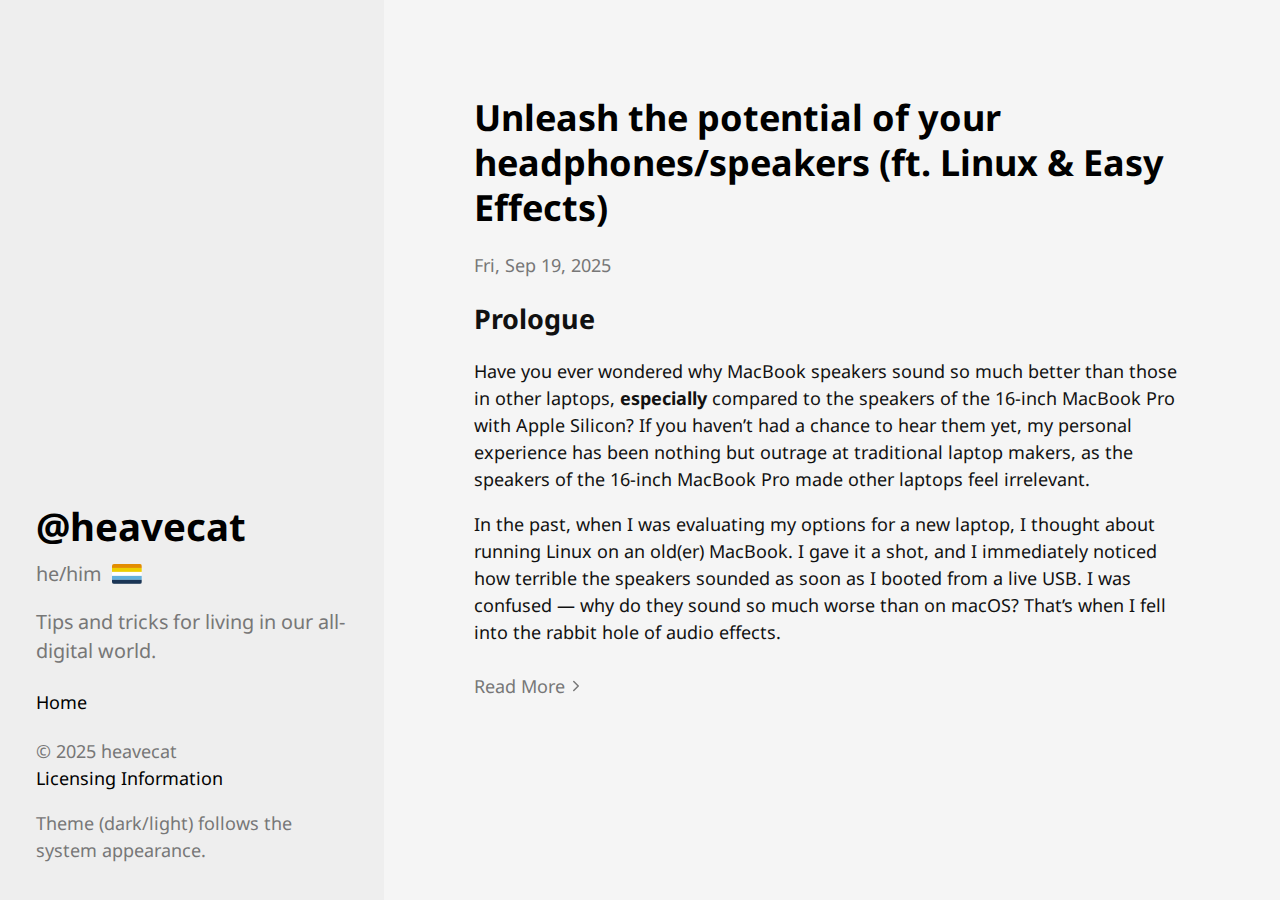
<file: index.html>
<!doctype html><html xmlns=http://www.w3.org/1999/xhtml xml:lang=en-us lang=en-us><head><link href=https://gmpg.org/xfn/11 rel=profile><meta charset=utf-8><meta name=generator content="Hugo 0.150.0"><meta name=viewport content="width=device-width,initial-scale=1"><title>@heavecat</title><meta name=description content><style>body{display:none}</style><link type=text/css rel=stylesheet href=/css/print.min.46d9bcbd80937d55db06b7034dfed7fc48b2bfb13e535dd9eac5581bfbaa8ddf.css media=print integrity="sha256-Rtm8vYCTfVXbBrcDTf7X/Eiyv7E+U13Z6sVYG/uqjd8=" crossorigin=anonymous><link type=text/css rel=stylesheet href=/css/hyde-bundle.min.baee6aaa1a0bdc603f94fdbf37436d6705d4711eac16bd39f42226563e880826.css media=all integrity="sha256-uu5qqhoL3GA/lP2/N0NtZwXUcR6sFr059CImVj6ICCY=" crossorigin=anonymous><link href="https://fonts.googleapis.com/css2?family=JetBrains+Mono:ital,wght@0,100..800;1,100..800&family=Noto+Sans:ital,wght@0,100..900;1,100..900&display=swap" rel=stylesheet><style>@font-face{font-family:noto sans;src:url(/fonts/NotoSans-VariableFont_wdth,wght.e30fe55bc615a405377c86ef627742bcba7dddbb0053a1dbe34860cae1ecc92c.woff2)format("woff2");font-weight:100 900;font-style:normal;font-display:swap}@font-face{font-family:noto sans;src:url(/fonts/NotoSans-Italic-VariableFont_wdth,wght.483408eff9735d7d5f83df7db9e8c00cbfee986aedfe8f1f9a8b52d49931814a.woff2)format("woff2");font-weight:100 900;font-style:italic;font-display:swap}@font-face{font-family:jetbrains mono;src:url(/fonts/JetBrainsMono-VariableFont_wght.b0828b0c4cc048fb35ece95e398aea1b085a63ae328578aee85c8a69c5f27e81.woff2)format("woff2");font-weight:100 800;font-style:normal;font-display:swap}@font-face{font-family:jetbrains mono;src:url(/fonts/JetBrainsMono-Italic-VariableFont_wght.dd07f2a87f23c2b18bdb6b7e72e7c463fb2f35ed3144a2a3f6cb216e4bab369f.woff2)format("woff2");font-weight:100 800;font-style:italic;font-display:swap}</style><link href=https://heavecat.is/index.xml rel=alternate type=application/rss+xml title=@heavecat></head><body><aside class=sidebar><div class="container sidebar-sticky"><div class=sidebar-about><a class="witheffects nounderline" href=https://heavecat.is/><h1>@heavecat</h1></a><p class="lead sub-info">he/him
<svg class="aa-flag" viewBox="0 0 3 2" style="max-width:3em"><rect width="3" height=".4" fill="#e38d00"/><rect width="3" height=".4" y=".4" fill="#edce00"/><rect width="3" height=".4" y=".8" fill="#fff"/><rect width="3" height=".4" y="1.2" fill="#62b0dd"/><rect width="3" height=".4" y="1.6" fill="#1a3555"/></svg></p><p class=lead>Tips and tricks for living in our all-digital world.</p></div><nav><ul class=sidebar-nav><li><a class=witheffects href=https://heavecat.is/>Home</a></li></ul></nav><p>&copy; 2025 heavecat<br><a href=/licenses/>Licensing Information</a></p><p>Theme (dark/light) follows the system appearance.</p></div></aside><main class="content container"><div class=posts><article class=post><h1 class=post-title><a href=https://heavecat.is/posts/make-your-headphones-speakers-shine-for-free-linux-easyeffects/>Unleash the potential of your headphones/speakers (ft. Linux & Easy Effects)</a></h1><time datetime=2025-09-19T12:00:00Z class=post-date>Fri, Sep 19, 2025</time><h2 id=prologue>Prologue</h2><p>Have you ever wondered why MacBook speakers sound so much better than those in other laptops, <strong>especially</strong> compared to the speakers of the 16-inch MacBook Pro with Apple Silicon? If you haven&rsquo;t had a chance to hear them yet, my personal experience has been nothing but outrage at traditional laptop makers, as the speakers of the 16-inch MacBook Pro made other laptops feel irrelevant.</p><p>In the past, when I was evaluating my options for a new laptop, I thought about running Linux on an old(er) MacBook. I gave it a shot, and I immediately noticed how terrible the speakers sounded as soon as I booted from a live USB. I was confused — why do they sound so much worse than on macOS? That&rsquo;s when I fell into the rabbit hole of audio effects.</p><div class=read-more-link><a class=witheffects href=/posts/make-your-headphones-speakers-shine-for-free-linux-easyeffects/>Read More<div class=chevron-right></div></a></div></article></div></main></body></html>
</file>
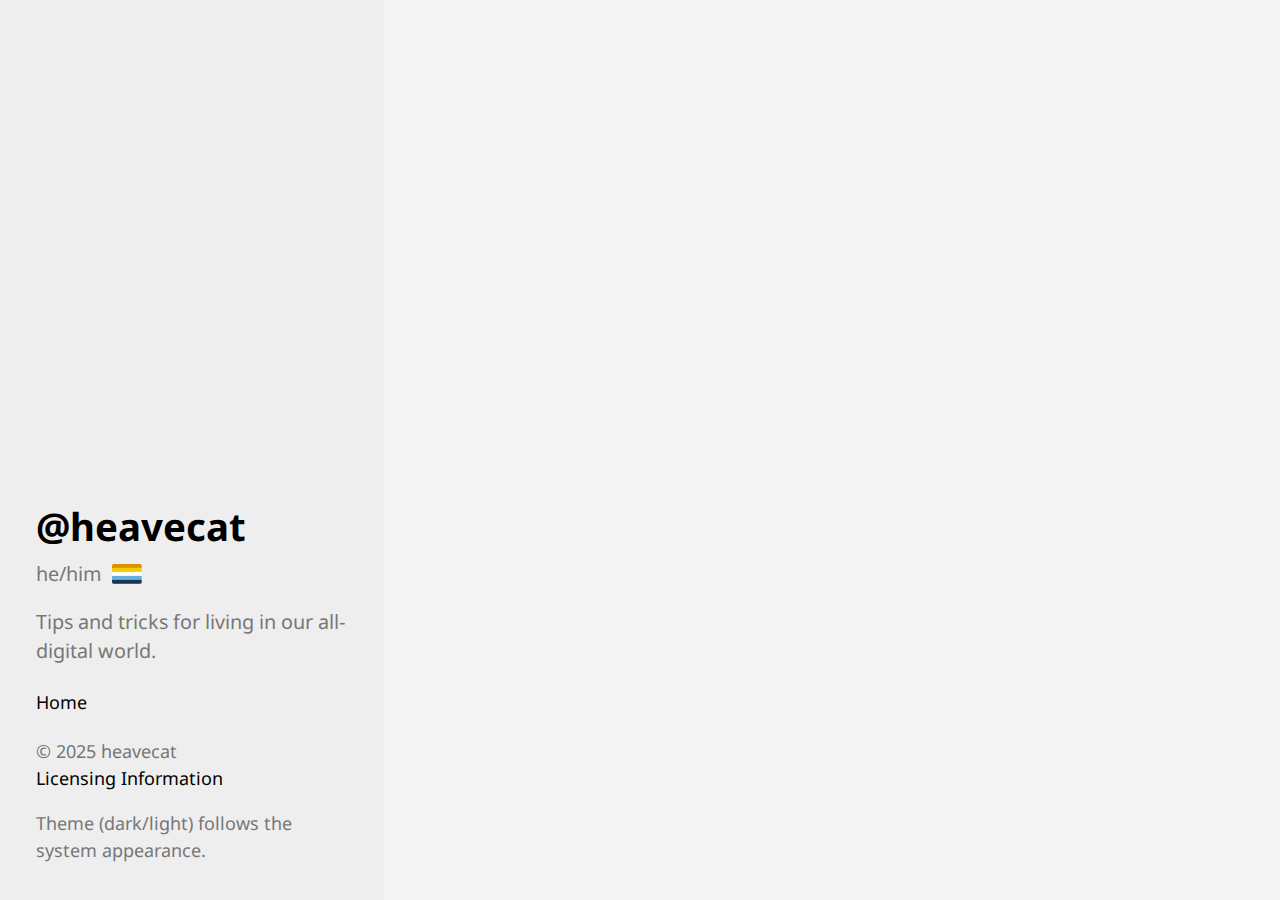
<file: categories/index.html>
<!doctype html><html xmlns=http://www.w3.org/1999/xhtml xml:lang=en-us lang=en-us><head><link href=https://gmpg.org/xfn/11 rel=profile><meta charset=utf-8><meta name=generator content="Hugo 0.150.0"><meta name=viewport content="width=device-width,initial-scale=1"><title>Categories &#183; @heavecat</title><meta name=description content><style>body{display:none}</style><link type=text/css rel=stylesheet href=/css/print.min.46d9bcbd80937d55db06b7034dfed7fc48b2bfb13e535dd9eac5581bfbaa8ddf.css media=print integrity="sha256-Rtm8vYCTfVXbBrcDTf7X/Eiyv7E+U13Z6sVYG/uqjd8=" crossorigin=anonymous><link type=text/css rel=stylesheet href=/css/hyde-bundle.min.baee6aaa1a0bdc603f94fdbf37436d6705d4711eac16bd39f42226563e880826.css media=all integrity="sha256-uu5qqhoL3GA/lP2/N0NtZwXUcR6sFr059CImVj6ICCY=" crossorigin=anonymous><link href="https://fonts.googleapis.com/css2?family=JetBrains+Mono:ital,wght@0,100..800;1,100..800&family=Noto+Sans:ital,wght@0,100..900;1,100..900&display=swap" rel=stylesheet><style>@font-face{font-family:noto sans;src:url(/fonts/NotoSans-VariableFont_wdth,wght.e30fe55bc615a405377c86ef627742bcba7dddbb0053a1dbe34860cae1ecc92c.woff2)format("woff2");font-weight:100 900;font-style:normal;font-display:swap}@font-face{font-family:noto sans;src:url(/fonts/NotoSans-Italic-VariableFont_wdth,wght.483408eff9735d7d5f83df7db9e8c00cbfee986aedfe8f1f9a8b52d49931814a.woff2)format("woff2");font-weight:100 900;font-style:italic;font-display:swap}@font-face{font-family:jetbrains mono;src:url(/fonts/JetBrainsMono-VariableFont_wght.b0828b0c4cc048fb35ece95e398aea1b085a63ae328578aee85c8a69c5f27e81.woff2)format("woff2");font-weight:100 800;font-style:normal;font-display:swap}@font-face{font-family:jetbrains mono;src:url(/fonts/JetBrainsMono-Italic-VariableFont_wght.dd07f2a87f23c2b18bdb6b7e72e7c463fb2f35ed3144a2a3f6cb216e4bab369f.woff2)format("woff2");font-weight:100 800;font-style:italic;font-display:swap}</style><link href=https://heavecat.is/categories/index.xml rel=alternate type=application/rss+xml title=@heavecat></head><body><aside class=sidebar><div class="container sidebar-sticky"><div class=sidebar-about><a class="witheffects nounderline" href=https://heavecat.is/><h1>@heavecat</h1></a><p class="lead sub-info">he/him
<svg class="aa-flag" viewBox="0 0 3 2" style="max-width:3em"><rect width="3" height=".4" fill="#e38d00"/><rect width="3" height=".4" y=".4" fill="#edce00"/><rect width="3" height=".4" y=".8" fill="#fff"/><rect width="3" height=".4" y="1.2" fill="#62b0dd"/><rect width="3" height=".4" y="1.6" fill="#1a3555"/></svg></p><p class=lead>Tips and tricks for living in our all-digital world.</p></div><nav><ul class=sidebar-nav><li><a class=witheffects href=https://heavecat.is/>Home</a></li></ul></nav><p>&copy; 2025 heavecat<br><a href=/licenses/>Licensing Information</a></p><p>Theme (dark/light) follows the system appearance.</p></div></aside><main class="content container"><ul class=posts></ul></main></body></html>
</file>
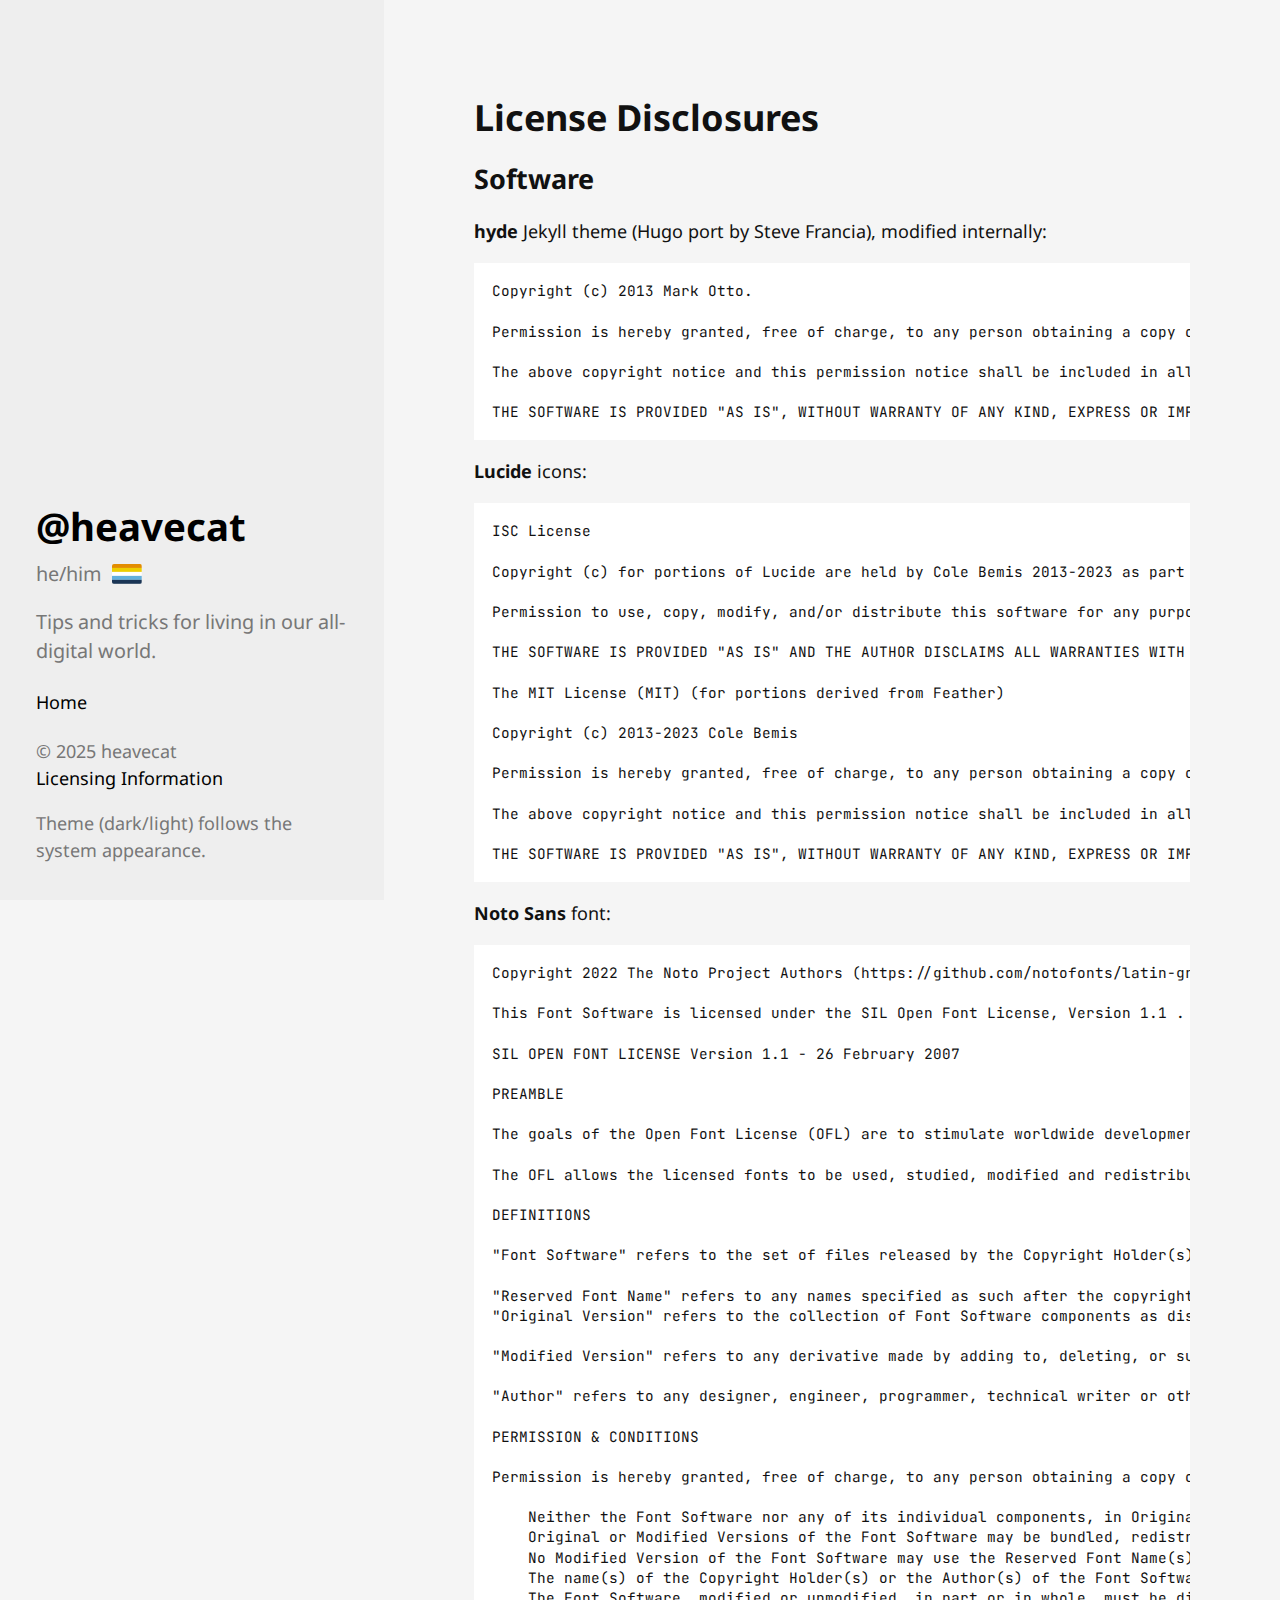
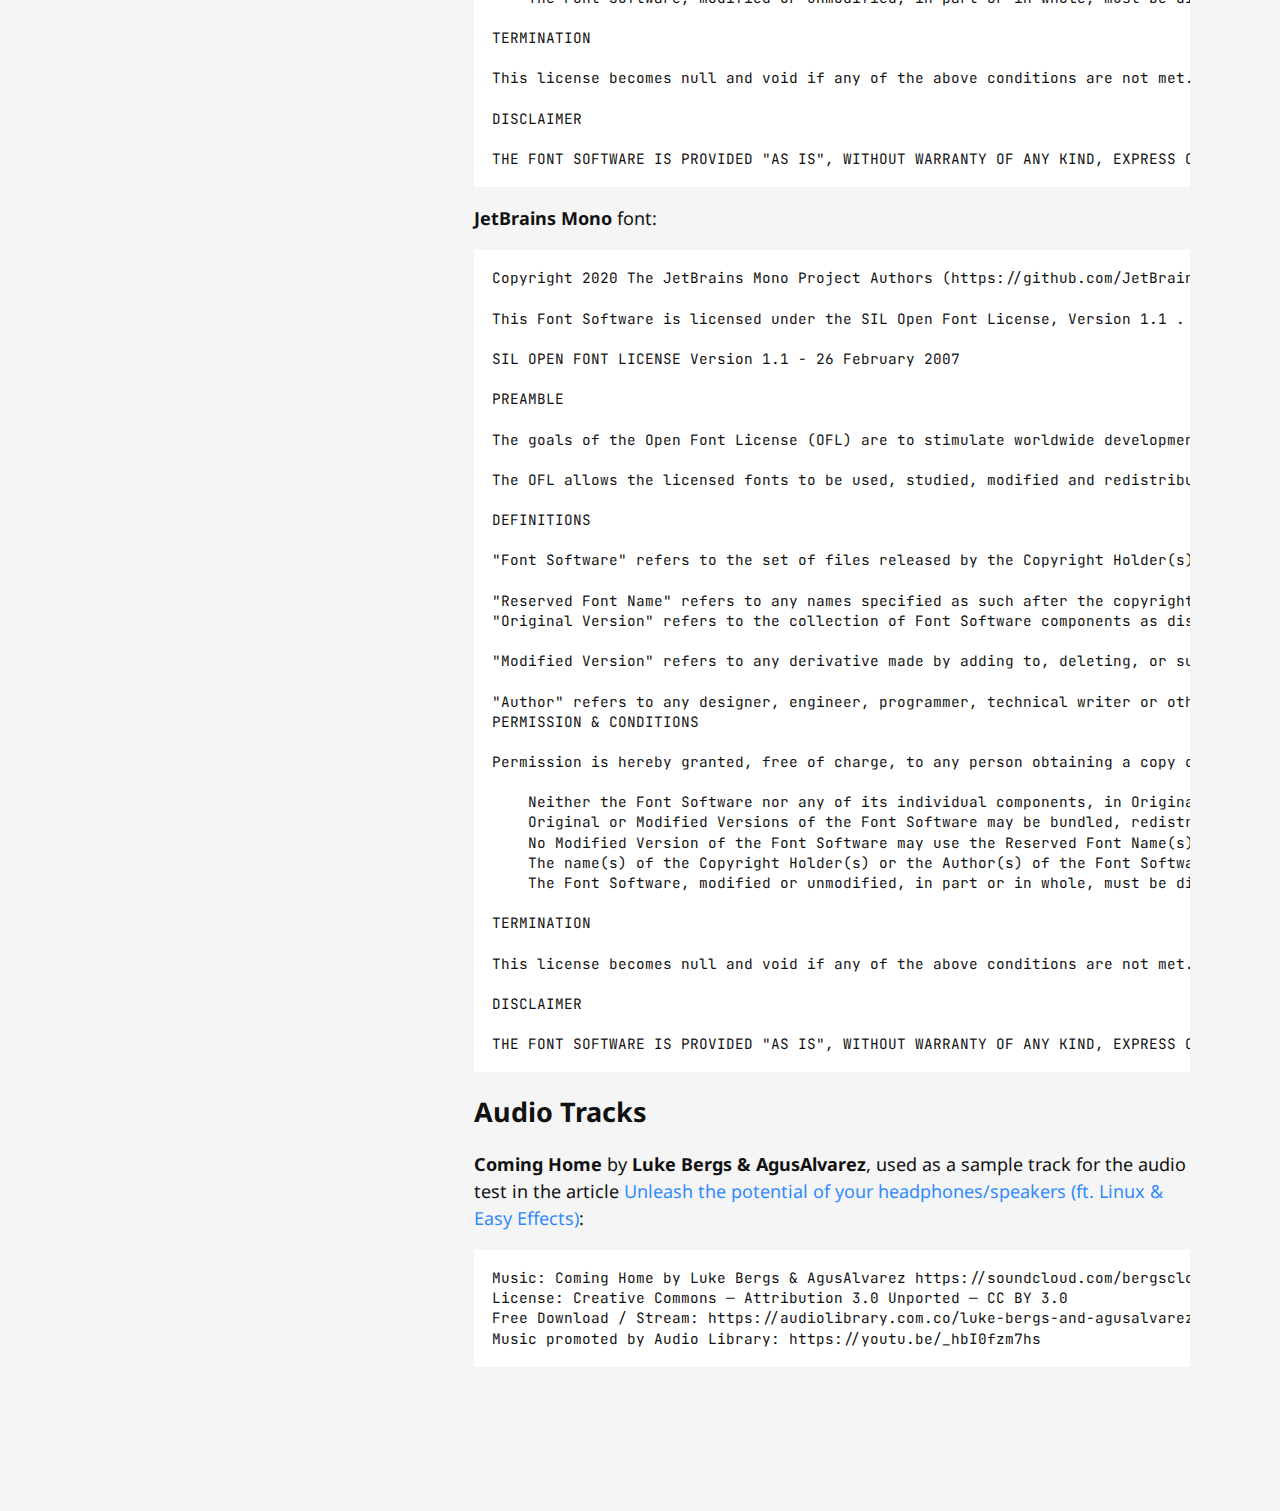
<file: licenses/index.html>
<!doctype html><html xmlns=http://www.w3.org/1999/xhtml xml:lang=en-us lang=en-us><head><link href=https://gmpg.org/xfn/11 rel=profile><meta charset=utf-8><meta name=generator content="Hugo 0.150.0"><meta name=viewport content="width=device-width,initial-scale=1"><title>License Disclosures &#183; @heavecat</title><meta name=description content><style>body{display:none}</style><link type=text/css rel=stylesheet href=/css/print.min.46d9bcbd80937d55db06b7034dfed7fc48b2bfb13e535dd9eac5581bfbaa8ddf.css media=print integrity="sha256-Rtm8vYCTfVXbBrcDTf7X/Eiyv7E+U13Z6sVYG/uqjd8=" crossorigin=anonymous><link type=text/css rel=stylesheet href=/css/hyde-bundle.min.baee6aaa1a0bdc603f94fdbf37436d6705d4711eac16bd39f42226563e880826.css media=all integrity="sha256-uu5qqhoL3GA/lP2/N0NtZwXUcR6sFr059CImVj6ICCY=" crossorigin=anonymous><link href="https://fonts.googleapis.com/css2?family=JetBrains+Mono:ital,wght@0,100..800;1,100..800&family=Noto+Sans:ital,wght@0,100..900;1,100..900&display=swap" rel=stylesheet><style>@font-face{font-family:noto sans;src:url(/fonts/NotoSans-VariableFont_wdth,wght.e30fe55bc615a405377c86ef627742bcba7dddbb0053a1dbe34860cae1ecc92c.woff2)format("woff2");font-weight:100 900;font-style:normal;font-display:swap}@font-face{font-family:noto sans;src:url(/fonts/NotoSans-Italic-VariableFont_wdth,wght.483408eff9735d7d5f83df7db9e8c00cbfee986aedfe8f1f9a8b52d49931814a.woff2)format("woff2");font-weight:100 900;font-style:italic;font-display:swap}@font-face{font-family:jetbrains mono;src:url(/fonts/JetBrainsMono-VariableFont_wght.b0828b0c4cc048fb35ece95e398aea1b085a63ae328578aee85c8a69c5f27e81.woff2)format("woff2");font-weight:100 800;font-style:normal;font-display:swap}@font-face{font-family:jetbrains mono;src:url(/fonts/JetBrainsMono-Italic-VariableFont_wght.dd07f2a87f23c2b18bdb6b7e72e7c463fb2f35ed3144a2a3f6cb216e4bab369f.woff2)format("woff2");font-weight:100 800;font-style:italic;font-display:swap}</style></head><body><aside class=sidebar><div class="container sidebar-sticky"><div class=sidebar-about><a class="witheffects nounderline" href=https://heavecat.is/><h1>@heavecat</h1></a><p class="lead sub-info">he/him
<svg class="aa-flag" viewBox="0 0 3 2" style="max-width:3em"><rect width="3" height=".4" fill="#e38d00"/><rect width="3" height=".4" y=".4" fill="#edce00"/><rect width="3" height=".4" y=".8" fill="#fff"/><rect width="3" height=".4" y="1.2" fill="#62b0dd"/><rect width="3" height=".4" y="1.6" fill="#1a3555"/></svg></p><p class=lead>Tips and tricks for living in our all-digital world.</p></div><nav><ul class=sidebar-nav><li><a class=witheffects href=https://heavecat.is/>Home</a></li></ul></nav><p>&copy; 2025 heavecat<br><a href=/licenses/>Licensing Information</a></p><p>Theme (dark/light) follows the system appearance.</p></div></aside><main class="content container"><div class=post><h1>License Disclosures</h1><time class=post-date></time><h2 id=software>Software</h2><p><strong>hyde</strong> Jekyll theme (Hugo port by Steve Francia), modified internally:</p><pre tabindex=0><code>Copyright (c) 2013 Mark Otto.

Permission is hereby granted, free of charge, to any person obtaining a copy of this software and associated documentation files (the &#34;Software&#34;), to deal in the Software without restriction, including without limitation the rights to use, copy, modify, merge, publish, distribute, sublicense, and/or sell copies of the Software, and to permit persons to whom the Software is furnished to do so, subject to the following conditions:

The above copyright notice and this permission notice shall be included in all copies or substantial portions of the Software.

THE SOFTWARE IS PROVIDED &#34;AS IS&#34;, WITHOUT WARRANTY OF ANY KIND, EXPRESS OR IMPLIED, INCLUDING BUT NOT LIMITED TO THE WARRANTIES OF MERCHANTABILITY, FITNESS FOR A PARTICULAR PURPOSE AND NONINFRINGEMENT. IN NO EVENT SHALL THE AUTHORS OR COPYRIGHT HOLDERS BE LIABLE FOR ANY CLAIM, DAMAGES OR OTHER LIABILITY, WHETHER IN AN ACTION OF CONTRACT, TORT OR OTHERWISE, ARISING FROM, OUT OF OR IN CONNECTION WITH THE SOFTWARE OR THE USE OR OTHER DEALINGS IN THE SOFTWARE.
</code></pre><p><strong>Lucide</strong> icons:</p><pre tabindex=0><code>ISC License

Copyright (c) for portions of Lucide are held by Cole Bemis 2013-2023 as part of Feather (MIT). All other copyright (c) for Lucide are held by Lucide Contributors 2025.

Permission to use, copy, modify, and/or distribute this software for any purpose with or without fee is hereby granted, provided that the above copyright notice and this permission notice appear in all copies.

THE SOFTWARE IS PROVIDED &#34;AS IS&#34; AND THE AUTHOR DISCLAIMS ALL WARRANTIES WITH REGARD TO THIS SOFTWARE INCLUDING ALL IMPLIED WARRANTIES OF MERCHANTABILITY AND FITNESS. IN NO EVENT SHALL THE AUTHOR BE LIABLE FOR ANY SPECIAL, DIRECT, INDIRECT, OR CONSEQUENTIAL DAMAGES OR ANY DAMAGES WHATSOEVER RESULTING FROM LOSS OF USE, DATA OR PROFITS, WHETHER IN AN ACTION OF CONTRACT, NEGLIGENCE OR OTHER TORTIOUS ACTION, ARISING OUT OF OR IN CONNECTION WITH THE USE OR PERFORMANCE OF THIS SOFTWARE.

The MIT License (MIT) (for portions derived from Feather)

Copyright (c) 2013-2023 Cole Bemis

Permission is hereby granted, free of charge, to any person obtaining a copy of this software and associated documentation files (the &#34;Software&#34;), to deal in the Software without restriction, including without limitation the rights to use, copy, modify, merge, publish, distribute, sublicense, and/or sell copies of the Software, and to permit persons to whom the Software is furnished to do so, subject to the following conditions:

The above copyright notice and this permission notice shall be included in all copies or substantial portions of the Software.

THE SOFTWARE IS PROVIDED &#34;AS IS&#34;, WITHOUT WARRANTY OF ANY KIND, EXPRESS OR IMPLIED, INCLUDING BUT NOT LIMITED TO THE WARRANTIES OF MERCHANTABILITY, FITNESS FOR A PARTICULAR PURPOSE AND NONINFRINGEMENT. IN NO EVENT SHALL THE AUTHORS OR COPYRIGHT HOLDERS BE LIABLE FOR ANY CLAIM, DAMAGES OR OTHER LIABILITY, WHETHER IN AN ACTION OF CONTRACT, TORT OR OTHERWISE, ARISING FROM, OUT OF OR IN CONNECTION WITH THE SOFTWARE OR THE USE OR OTHER DEALINGS IN THE SOFTWARE.
</code></pre><p><strong>Noto Sans</strong> font:</p><pre tabindex=0><code>Copyright 2022 The Noto Project Authors (https://github.com/notofonts/latin-greek-cyrillic)

This Font Software is licensed under the SIL Open Font License, Version 1.1 . This license is copied below, and is also available with a FAQ at: https://openfontlicense.org

SIL OPEN FONT LICENSE Version 1.1 - 26 February 2007

PREAMBLE

The goals of the Open Font License (OFL) are to stimulate worldwide development of collaborative font projects, to support the font creation efforts of academic and linguistic communities, and to provide a free and open framework in which fonts may be shared and improved in partnership with others.

The OFL allows the licensed fonts to be used, studied, modified and redistributed freely as long as they are not sold by themselves. The fonts, including any derivative works, can be bundled, embedded, redistributed and/or sold with any software provided that any reserved names are not used by derivative works. The fonts and derivatives, however, cannot be released under any other type of license. The requirement for fonts to remain under this license does not apply to any document created using the fonts or their derivatives.

DEFINITIONS

&#34;Font Software&#34; refers to the set of files released by the Copyright Holder(s) under this license and clearly marked as such. This may include source files, build scripts and documentation.

&#34;Reserved Font Name&#34; refers to any names specified as such after the copyright statement(s).
&#34;Original Version&#34; refers to the collection of Font Software components as distributed by the Copyright Holder(s).

&#34;Modified Version&#34; refers to any derivative made by adding to, deleting, or substituting -- in part or in whole -- any of the components of the Original Version, by changing formats or by porting the Font Software to a new environment.

&#34;Author&#34; refers to any designer, engineer, programmer, technical writer or other person who contributed to the Font Software.

PERMISSION &amp; CONDITIONS

Permission is hereby granted, free of charge, to any person obtaining a copy of the Font Software, to use, study, copy, merge, embed, modify, redistribute, and sell modified and unmodified copies of the Font Software, subject to the following conditions:

    Neither the Font Software nor any of its individual components, in Original or Modified Versions, may be sold by itself.
    Original or Modified Versions of the Font Software may be bundled, redistributed and/or sold with any software, provided that each copy contains the above copyright notice and this license. These can be included either as stand-alone text files, human-readable headers or in the appropriate machine-readable metadata fields within text or binary files as long as those fields can be easily viewed by the user.
    No Modified Version of the Font Software may use the Reserved Font Name(s) unless explicit written permission is granted by the corresponding Copyright Holder. This restriction only applies to the primary font name as presented to the users.
    The name(s) of the Copyright Holder(s) or the Author(s) of the Font Software shall not be used to promote, endorse or advertise any Modified Version, except to acknowledge the contribution(s) of the Copyright Holder(s) and the Author(s) or with their explicit written permission.
    The Font Software, modified or unmodified, in part or in whole, must be distributed entirely under this license, and must not be distributed under any other license. The requirement for fonts to remain under this license does not apply to any document created using the Font Software.

TERMINATION

This license becomes null and void if any of the above conditions are not met.

DISCLAIMER

THE FONT SOFTWARE IS PROVIDED &#34;AS IS&#34;, WITHOUT WARRANTY OF ANY KIND, EXPRESS OR IMPLIED, INCLUDING BUT NOT LIMITED TO ANY WARRANTIES OF MERCHANTABILITY, FITNESS FOR A PARTICULAR PURPOSE AND NONINFRINGEMENT OF COPYRIGHT, PATENT, TRADEMARK, OR OTHER RIGHT. IN NO EVENT SHALL THE COPYRIGHT HOLDER BE LIABLE FOR ANY CLAIM, DAMAGES OR OTHER LIABILITY, INCLUDING ANY GENERAL, SPECIAL, INDIRECT, INCIDENTAL, OR CONSEQUENTIAL DAMAGES, WHETHER IN AN ACTION OF CONTRACT, TORT OR OTHERWISE, ARISING FROM, OUT OF THE USE OR INABILITY TO USE THE FONT SOFTWARE OR FROM OTHER DEALINGS IN THE FONT SOFTWARE.
</code></pre><p><strong>JetBrains Mono</strong> font:</p><pre tabindex=0><code>Copyright 2020 The JetBrains Mono Project Authors (https://github.com/JetBrains/JetBrainsMono)

This Font Software is licensed under the SIL Open Font License, Version 1.1 . This license is copied below, and is also available with a FAQ at: https://openfontlicense.org

SIL OPEN FONT LICENSE Version 1.1 - 26 February 2007

PREAMBLE

The goals of the Open Font License (OFL) are to stimulate worldwide development of collaborative font projects, to support the font creation efforts of academic and linguistic communities, and to provide a free and open framework in which fonts may be shared and improved in partnership with others.

The OFL allows the licensed fonts to be used, studied, modified and redistributed freely as long as they are not sold by themselves. The fonts, including any derivative works, can be bundled, embedded, redistributed and/or sold with any software provided that any reserved names are not used by derivative works. The fonts and derivatives, however, cannot be released under any other type of license. The requirement for fonts to remain under this license does not apply to any document created using the fonts or their derivatives.

DEFINITIONS

&#34;Font Software&#34; refers to the set of files released by the Copyright Holder(s) under this license and clearly marked as such. This may include source files, build scripts and documentation.

&#34;Reserved Font Name&#34; refers to any names specified as such after the copyright statement(s).
&#34;Original Version&#34; refers to the collection of Font Software components as distributed by the Copyright Holder(s).

&#34;Modified Version&#34; refers to any derivative made by adding to, deleting, or substituting -- in part or in whole -- any of the components of the Original Version, by changing formats or by porting the Font Software to a new environment.

&#34;Author&#34; refers to any designer, engineer, programmer, technical writer or other person who contributed to the Font Software.
PERMISSION &amp; CONDITIONS

Permission is hereby granted, free of charge, to any person obtaining a copy of the Font Software, to use, study, copy, merge, embed, modify, redistribute, and sell modified and unmodified copies of the Font Software, subject to the following conditions:

    Neither the Font Software nor any of its individual components, in Original or Modified Versions, may be sold by itself.
    Original or Modified Versions of the Font Software may be bundled, redistributed and/or sold with any software, provided that each copy contains the above copyright notice and this license. These can be included either as stand-alone text files, human-readable headers or in the appropriate machine-readable metadata fields within text or binary files as long as those fields can be easily viewed by the user.
    No Modified Version of the Font Software may use the Reserved Font Name(s) unless explicit written permission is granted by the corresponding Copyright Holder. This restriction only applies to the primary font name as presented to the users.
    The name(s) of the Copyright Holder(s) or the Author(s) of the Font Software shall not be used to promote, endorse or advertise any Modified Version, except to acknowledge the contribution(s) of the Copyright Holder(s) and the Author(s) or with their explicit written permission.
    The Font Software, modified or unmodified, in part or in whole, must be distributed entirely under this license, and must not be distributed under any other license. The requirement for fonts to remain under this license does not apply to any document created using the Font Software.

TERMINATION

This license becomes null and void if any of the above conditions are not met.

DISCLAIMER

THE FONT SOFTWARE IS PROVIDED &#34;AS IS&#34;, WITHOUT WARRANTY OF ANY KIND, EXPRESS OR IMPLIED, INCLUDING BUT NOT LIMITED TO ANY WARRANTIES OF MERCHANTABILITY, FITNESS FOR A PARTICULAR PURPOSE AND NONINFRINGEMENT OF COPYRIGHT, PATENT, TRADEMARK, OR OTHER RIGHT. IN NO EVENT SHALL THE COPYRIGHT HOLDER BE LIABLE FOR ANY CLAIM, DAMAGES OR OTHER LIABILITY, INCLUDING ANY GENERAL, SPECIAL, INDIRECT, INCIDENTAL, OR CONSEQUENTIAL DAMAGES, WHETHER IN AN ACTION OF CONTRACT, TORT OR OTHERWISE, ARISING FROM, OUT OF THE USE OR INABILITY TO USE THE FONT SOFTWARE OR FROM OTHER DEALINGS IN THE FONT SOFTWARE.
</code></pre><h2 id=audio-tracks>Audio Tracks</h2><p><strong>Coming Home</strong> by <strong>Luke Bergs & AgusAlvarez</strong>, used as a sample track for the audio test in the article <a href=/posts/make-your-headphones-speakers-shine-for-free-linux-easyeffects/>Unleash the potential of your headphones/speakers (ft. Linux & Easy Effects)</a>:</p><pre tabindex=0><code>Music: Coming Home by Luke Bergs &amp; AgusAlvarez https://soundcloud.com/bergscloud
License: Creative Commons — Attribution 3.0 Unported — CC BY 3.0
Free Download / Stream: https://audiolibrary.com.co/luke-bergs-and-agusalvarez/ coming-home
Music promoted by Audio Library: https://youtu.be/_hbI0fzm7hs
</code></pre></div></main></body></html>
</file>
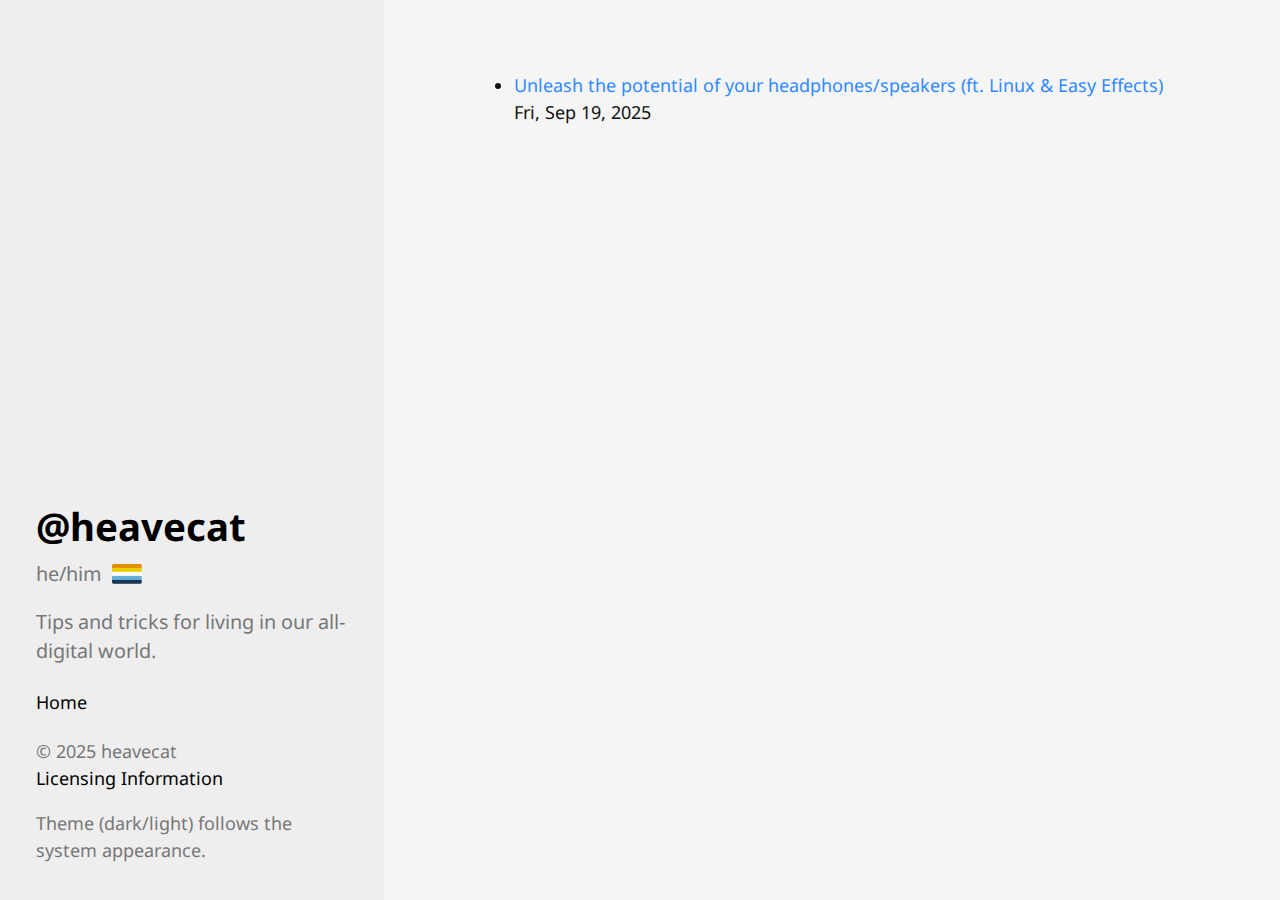
<file: posts/index.html>
<!doctype html><html xmlns=http://www.w3.org/1999/xhtml xml:lang=en-us lang=en-us><head><link href=https://gmpg.org/xfn/11 rel=profile><meta charset=utf-8><meta name=generator content="Hugo 0.150.0"><meta name=viewport content="width=device-width,initial-scale=1"><title>Posts &#183; @heavecat</title><meta name=description content><style>body{display:none}</style><link type=text/css rel=stylesheet href=/css/print.min.46d9bcbd80937d55db06b7034dfed7fc48b2bfb13e535dd9eac5581bfbaa8ddf.css media=print integrity="sha256-Rtm8vYCTfVXbBrcDTf7X/Eiyv7E+U13Z6sVYG/uqjd8=" crossorigin=anonymous><link type=text/css rel=stylesheet href=/css/hyde-bundle.min.baee6aaa1a0bdc603f94fdbf37436d6705d4711eac16bd39f42226563e880826.css media=all integrity="sha256-uu5qqhoL3GA/lP2/N0NtZwXUcR6sFr059CImVj6ICCY=" crossorigin=anonymous><link href="https://fonts.googleapis.com/css2?family=JetBrains+Mono:ital,wght@0,100..800;1,100..800&family=Noto+Sans:ital,wght@0,100..900;1,100..900&display=swap" rel=stylesheet><style>@font-face{font-family:noto sans;src:url(/fonts/NotoSans-VariableFont_wdth,wght.e30fe55bc615a405377c86ef627742bcba7dddbb0053a1dbe34860cae1ecc92c.woff2)format("woff2");font-weight:100 900;font-style:normal;font-display:swap}@font-face{font-family:noto sans;src:url(/fonts/NotoSans-Italic-VariableFont_wdth,wght.483408eff9735d7d5f83df7db9e8c00cbfee986aedfe8f1f9a8b52d49931814a.woff2)format("woff2");font-weight:100 900;font-style:italic;font-display:swap}@font-face{font-family:jetbrains mono;src:url(/fonts/JetBrainsMono-VariableFont_wght.b0828b0c4cc048fb35ece95e398aea1b085a63ae328578aee85c8a69c5f27e81.woff2)format("woff2");font-weight:100 800;font-style:normal;font-display:swap}@font-face{font-family:jetbrains mono;src:url(/fonts/JetBrainsMono-Italic-VariableFont_wght.dd07f2a87f23c2b18bdb6b7e72e7c463fb2f35ed3144a2a3f6cb216e4bab369f.woff2)format("woff2");font-weight:100 800;font-style:italic;font-display:swap}</style><link href=https://heavecat.is/posts/index.xml rel=alternate type=application/rss+xml title=@heavecat></head><body><aside class=sidebar><div class="container sidebar-sticky"><div class=sidebar-about><a class="witheffects nounderline" href=https://heavecat.is/><h1>@heavecat</h1></a><p class="lead sub-info">he/him
<svg class="aa-flag" viewBox="0 0 3 2" style="max-width:3em"><rect width="3" height=".4" fill="#e38d00"/><rect width="3" height=".4" y=".4" fill="#edce00"/><rect width="3" height=".4" y=".8" fill="#fff"/><rect width="3" height=".4" y="1.2" fill="#62b0dd"/><rect width="3" height=".4" y="1.6" fill="#1a3555"/></svg></p><p class=lead>Tips and tricks for living in our all-digital world.</p></div><nav><ul class=sidebar-nav><li><a class=witheffects href=https://heavecat.is/>Home</a></li></ul></nav><p>&copy; 2025 heavecat<br><a href=/licenses/>Licensing Information</a></p><p>Theme (dark/light) follows the system appearance.</p></div></aside><main class="content container"><ul class=posts><li><span><a href=https://heavecat.is/posts/make-your-headphones-speakers-shine-for-free-linux-easyeffects/>Unleash the potential of your headphones/speakers (ft. Linux & Easy Effects)</a> <time class="pull-right post-list" datetime=2025-09-19T12:00:00Z>Fri, Sep 19, 2025</time></span></li></ul></main></body></html>
</file>
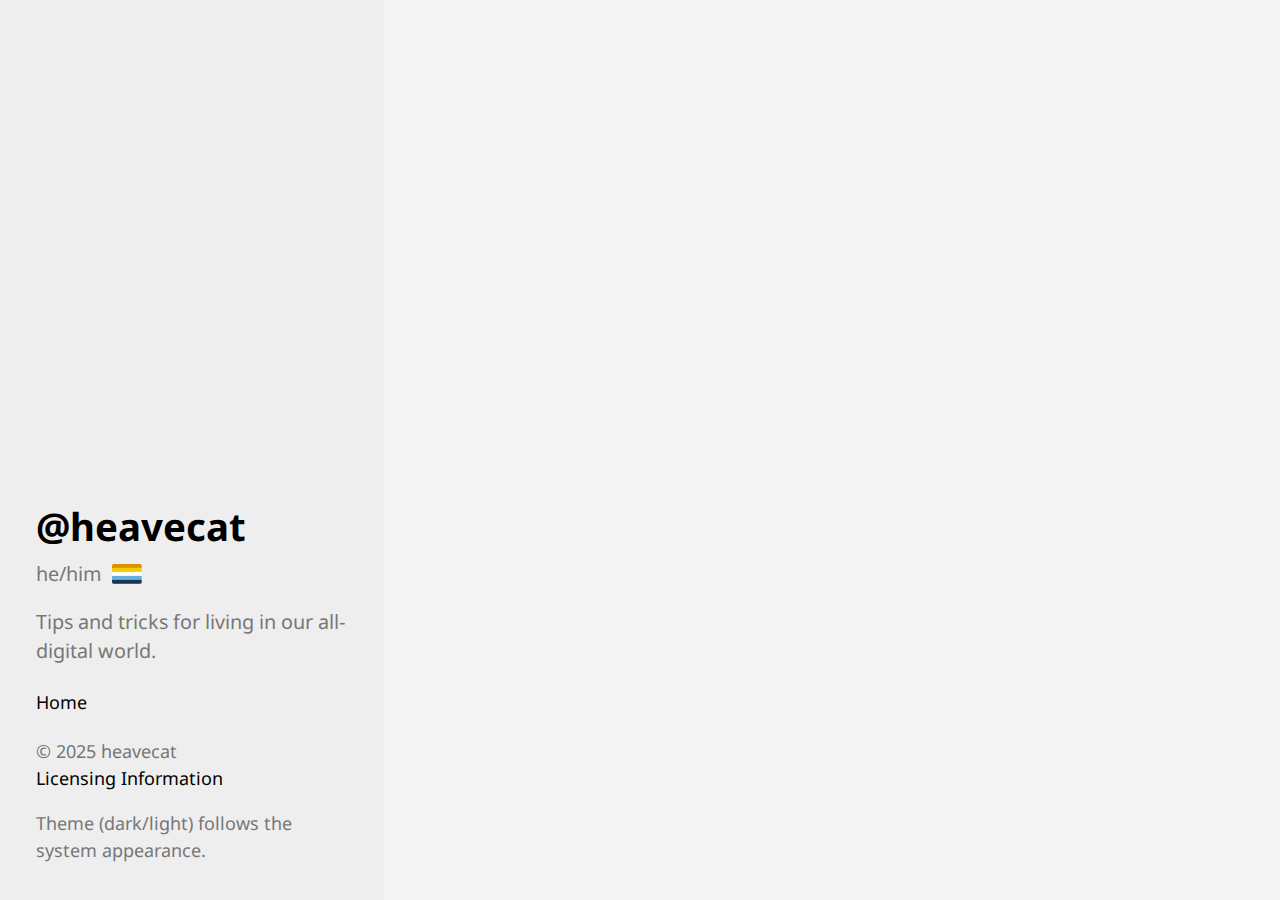
<file: tags/index.html>
<!doctype html><html xmlns=http://www.w3.org/1999/xhtml xml:lang=en-us lang=en-us><head><link href=https://gmpg.org/xfn/11 rel=profile><meta charset=utf-8><meta name=generator content="Hugo 0.150.0"><meta name=viewport content="width=device-width,initial-scale=1"><title>Tags &#183; @heavecat</title><meta name=description content><style>body{display:none}</style><link type=text/css rel=stylesheet href=/css/print.min.46d9bcbd80937d55db06b7034dfed7fc48b2bfb13e535dd9eac5581bfbaa8ddf.css media=print integrity="sha256-Rtm8vYCTfVXbBrcDTf7X/Eiyv7E+U13Z6sVYG/uqjd8=" crossorigin=anonymous><link type=text/css rel=stylesheet href=/css/hyde-bundle.min.baee6aaa1a0bdc603f94fdbf37436d6705d4711eac16bd39f42226563e880826.css media=all integrity="sha256-uu5qqhoL3GA/lP2/N0NtZwXUcR6sFr059CImVj6ICCY=" crossorigin=anonymous><link href="https://fonts.googleapis.com/css2?family=JetBrains+Mono:ital,wght@0,100..800;1,100..800&family=Noto+Sans:ital,wght@0,100..900;1,100..900&display=swap" rel=stylesheet><style>@font-face{font-family:noto sans;src:url(/fonts/NotoSans-VariableFont_wdth,wght.e30fe55bc615a405377c86ef627742bcba7dddbb0053a1dbe34860cae1ecc92c.woff2)format("woff2");font-weight:100 900;font-style:normal;font-display:swap}@font-face{font-family:noto sans;src:url(/fonts/NotoSans-Italic-VariableFont_wdth,wght.483408eff9735d7d5f83df7db9e8c00cbfee986aedfe8f1f9a8b52d49931814a.woff2)format("woff2");font-weight:100 900;font-style:italic;font-display:swap}@font-face{font-family:jetbrains mono;src:url(/fonts/JetBrainsMono-VariableFont_wght.b0828b0c4cc048fb35ece95e398aea1b085a63ae328578aee85c8a69c5f27e81.woff2)format("woff2");font-weight:100 800;font-style:normal;font-display:swap}@font-face{font-family:jetbrains mono;src:url(/fonts/JetBrainsMono-Italic-VariableFont_wght.dd07f2a87f23c2b18bdb6b7e72e7c463fb2f35ed3144a2a3f6cb216e4bab369f.woff2)format("woff2");font-weight:100 800;font-style:italic;font-display:swap}</style><link href=https://heavecat.is/tags/index.xml rel=alternate type=application/rss+xml title=@heavecat></head><body><aside class=sidebar><div class="container sidebar-sticky"><div class=sidebar-about><a class="witheffects nounderline" href=https://heavecat.is/><h1>@heavecat</h1></a><p class="lead sub-info">he/him
<svg class="aa-flag" viewBox="0 0 3 2" style="max-width:3em"><rect width="3" height=".4" fill="#e38d00"/><rect width="3" height=".4" y=".4" fill="#edce00"/><rect width="3" height=".4" y=".8" fill="#fff"/><rect width="3" height=".4" y="1.2" fill="#62b0dd"/><rect width="3" height=".4" y="1.6" fill="#1a3555"/></svg></p><p class=lead>Tips and tricks for living in our all-digital world.</p></div><nav><ul class=sidebar-nav><li><a class=witheffects href=https://heavecat.is/>Home</a></li></ul></nav><p>&copy; 2025 heavecat<br><a href=/licenses/>Licensing Information</a></p><p>Theme (dark/light) follows the system appearance.</p></div></aside><main class="content container"><ul class=posts></ul></main></body></html>
</file>
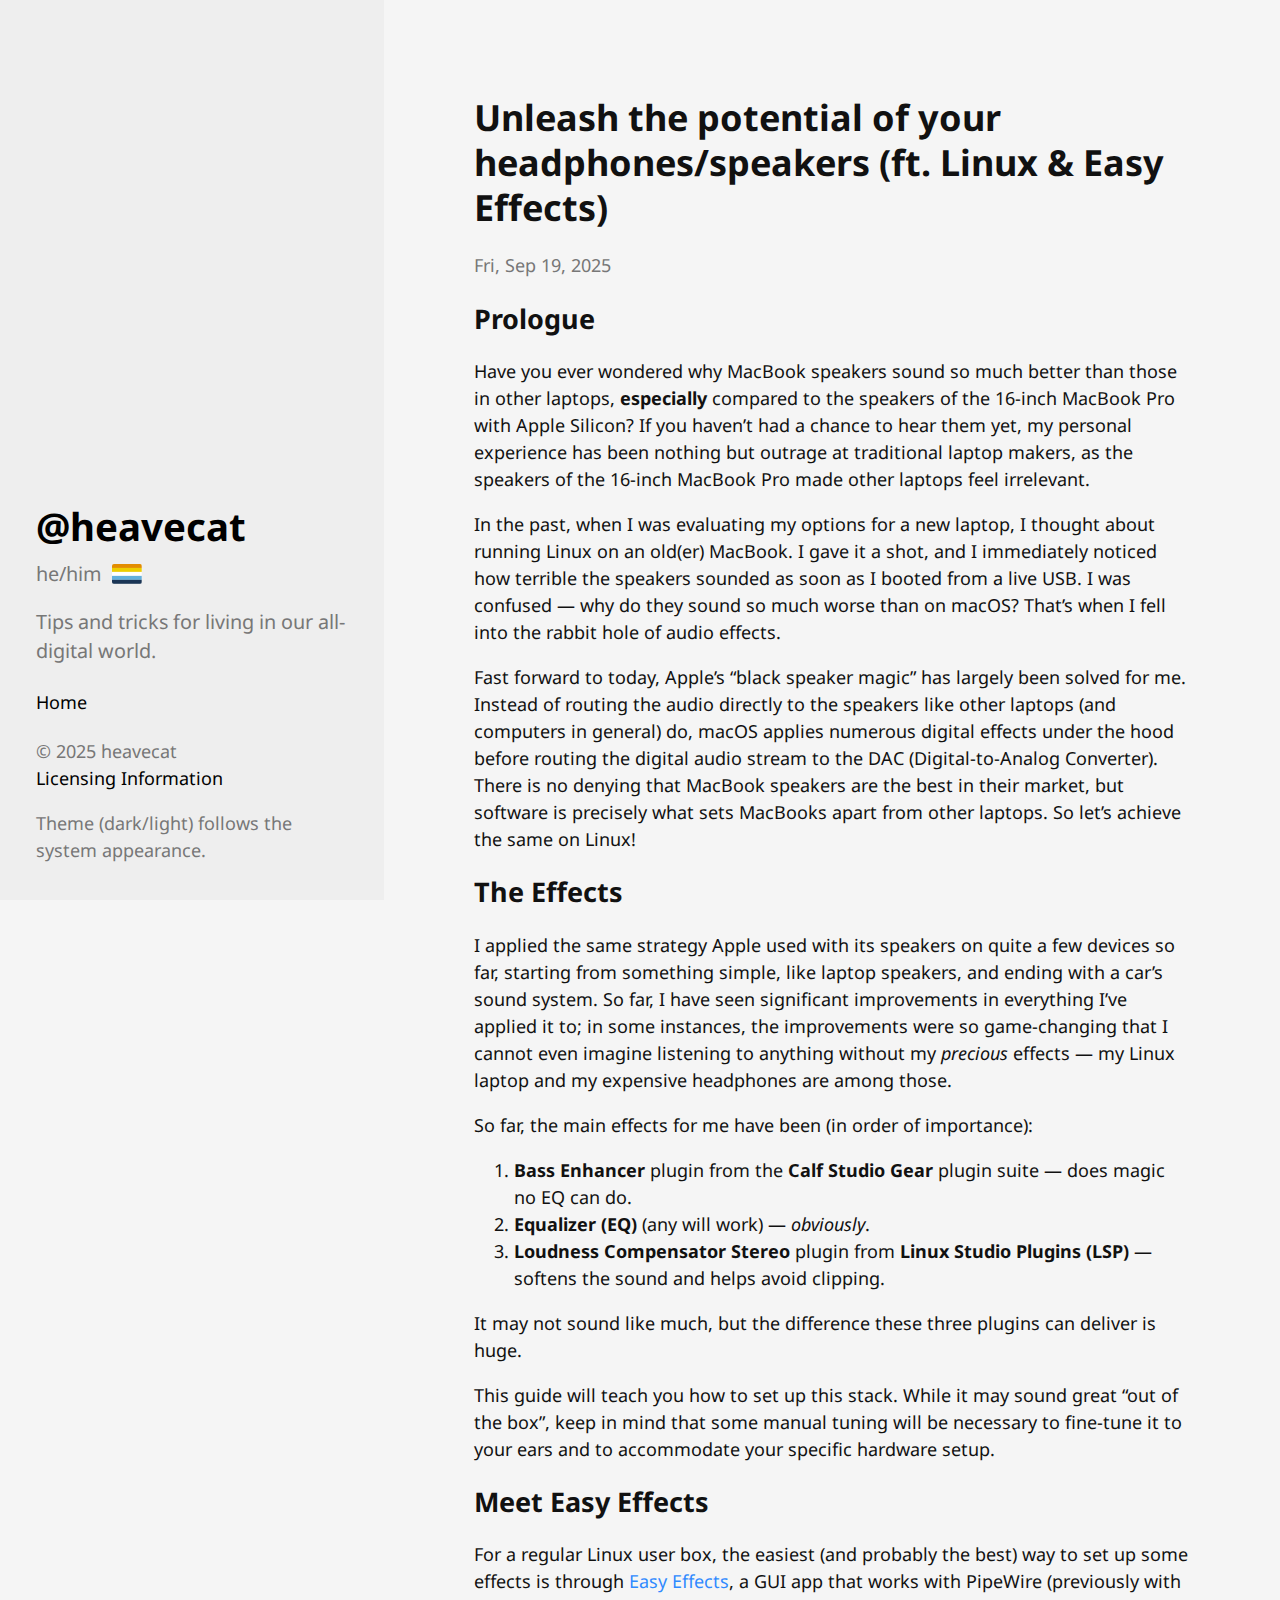
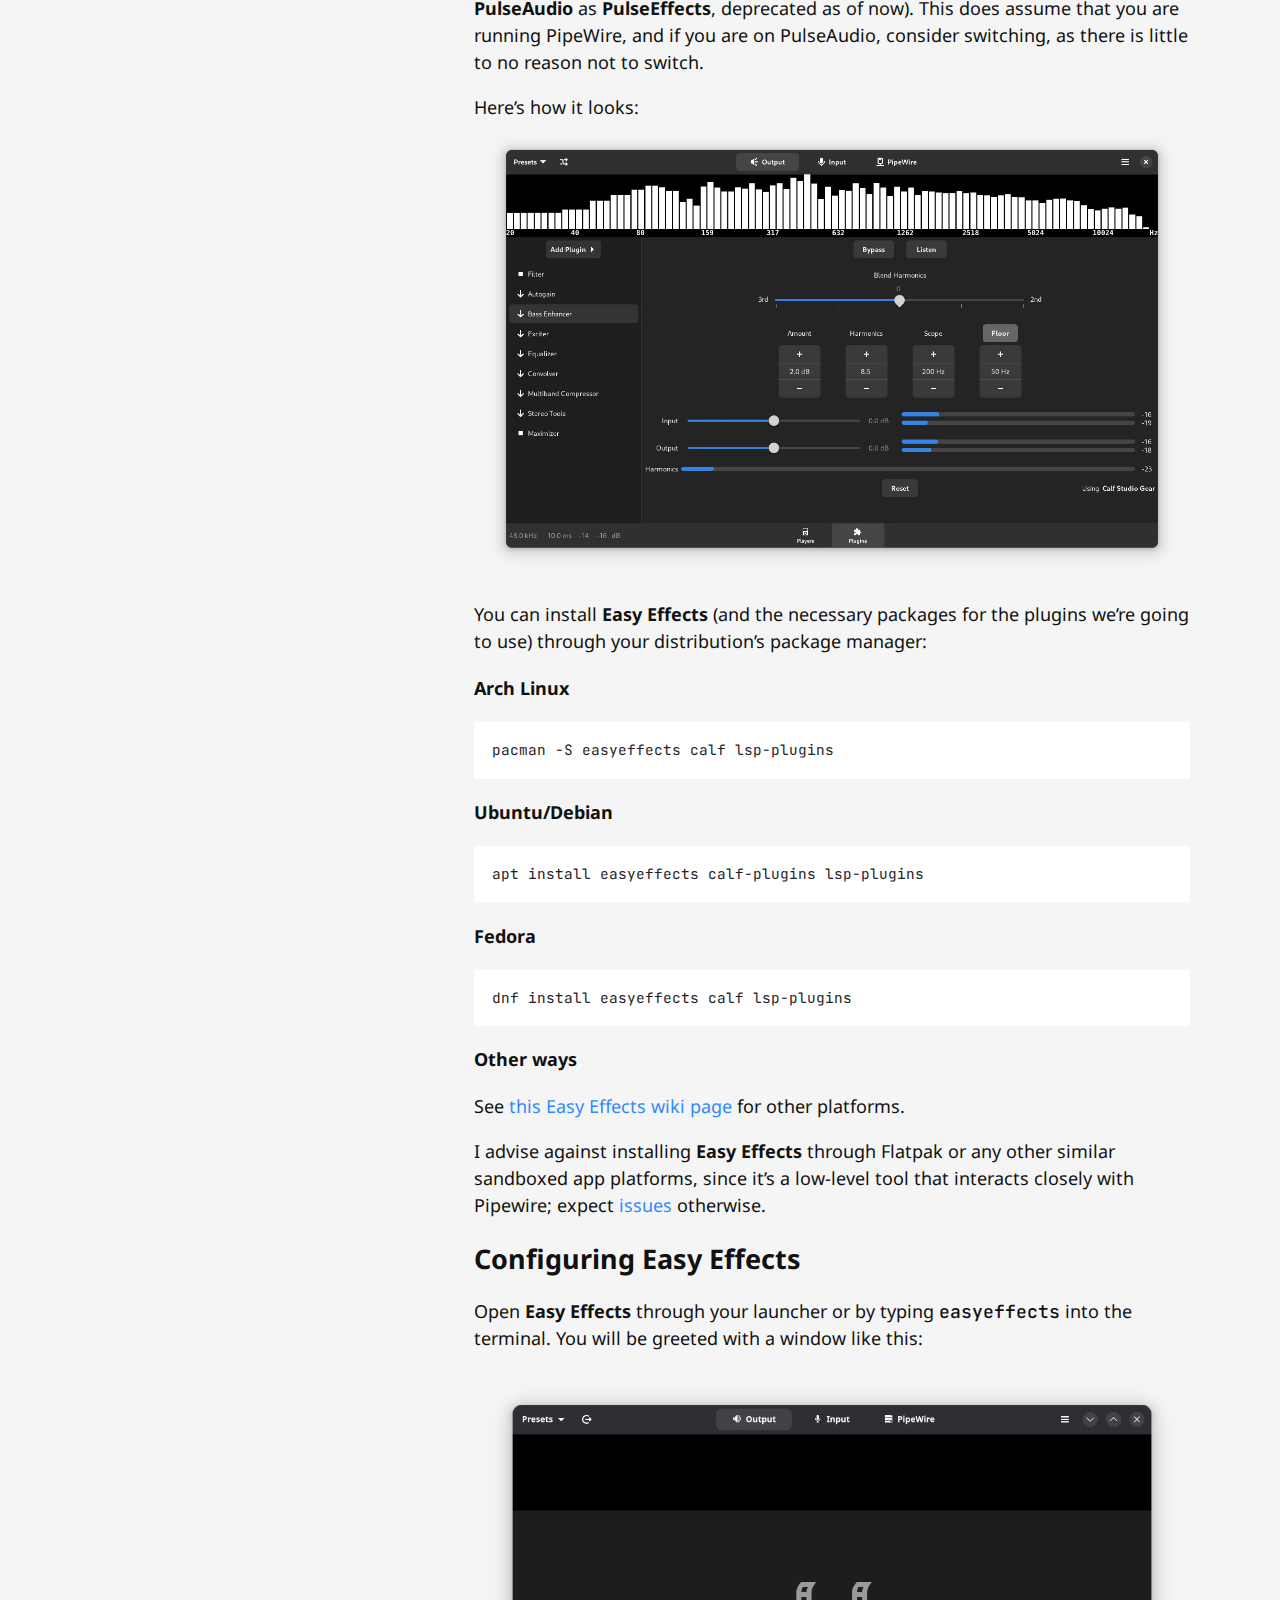
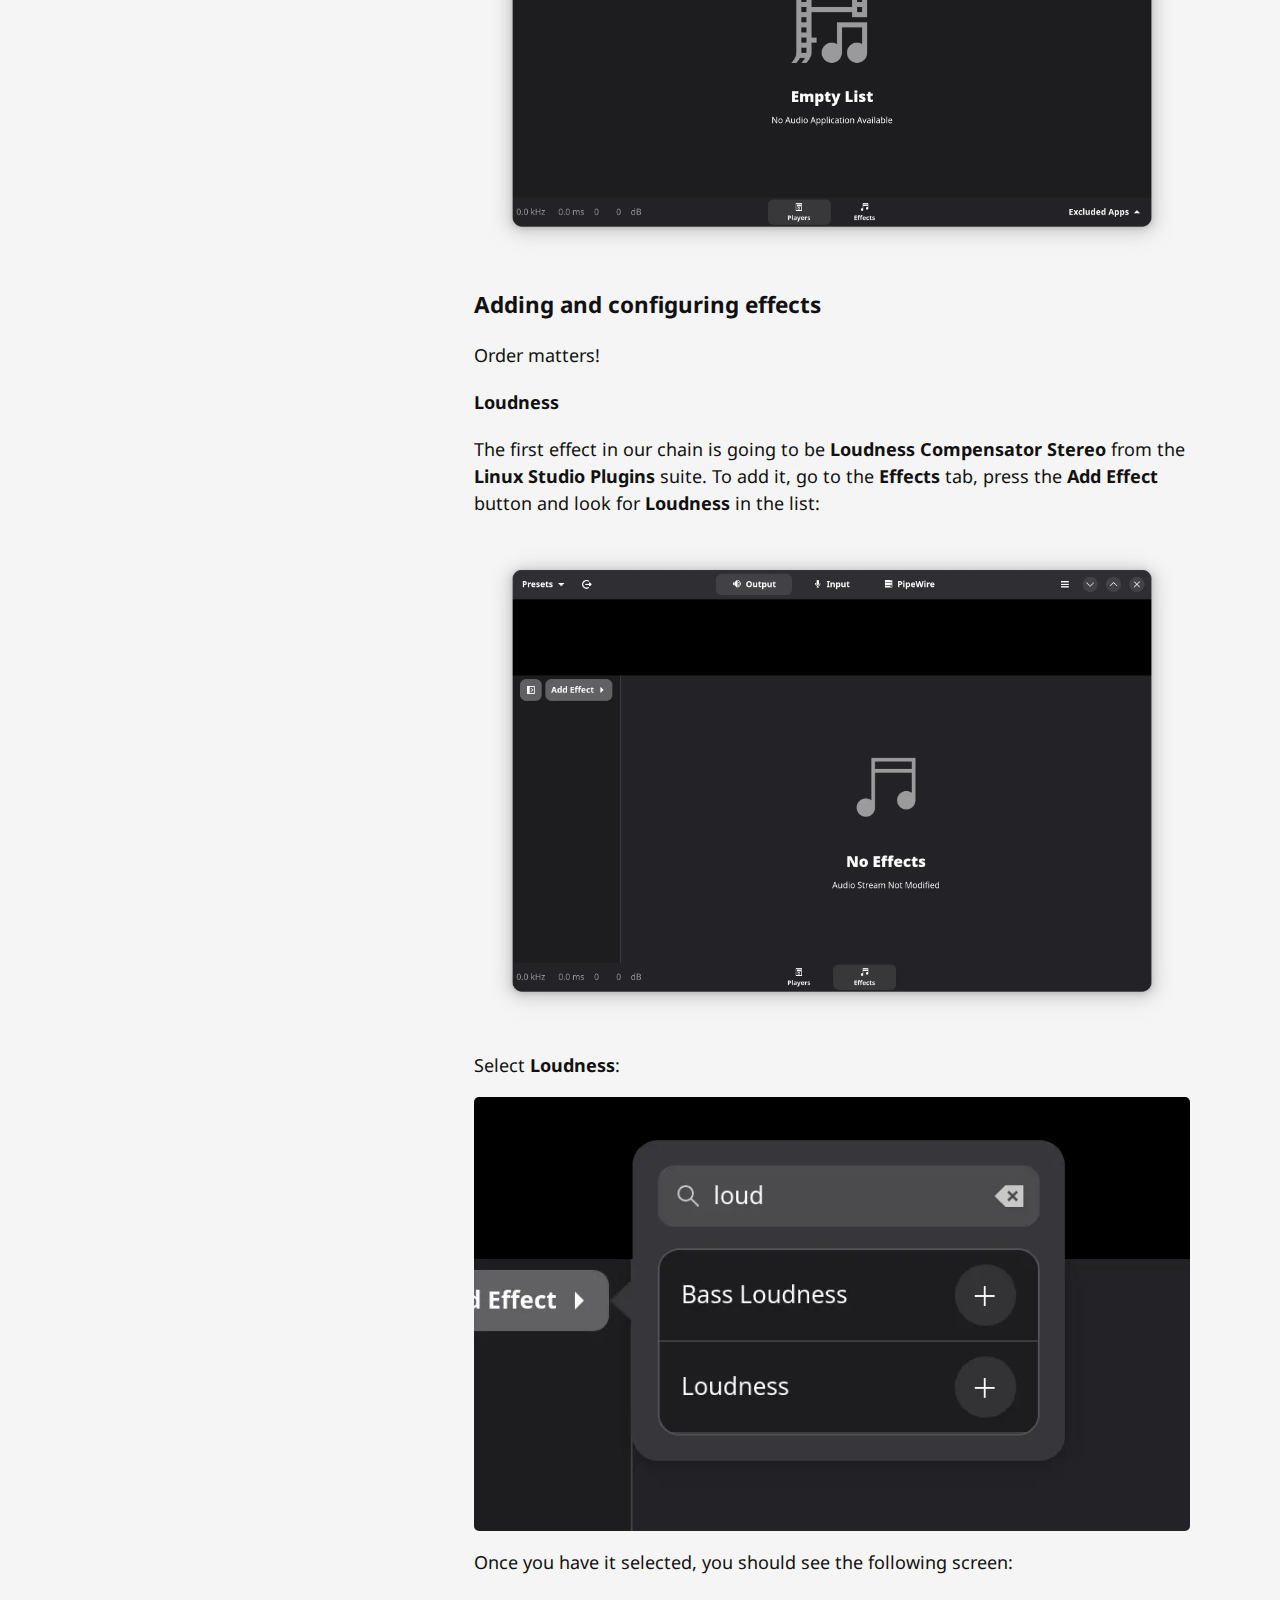
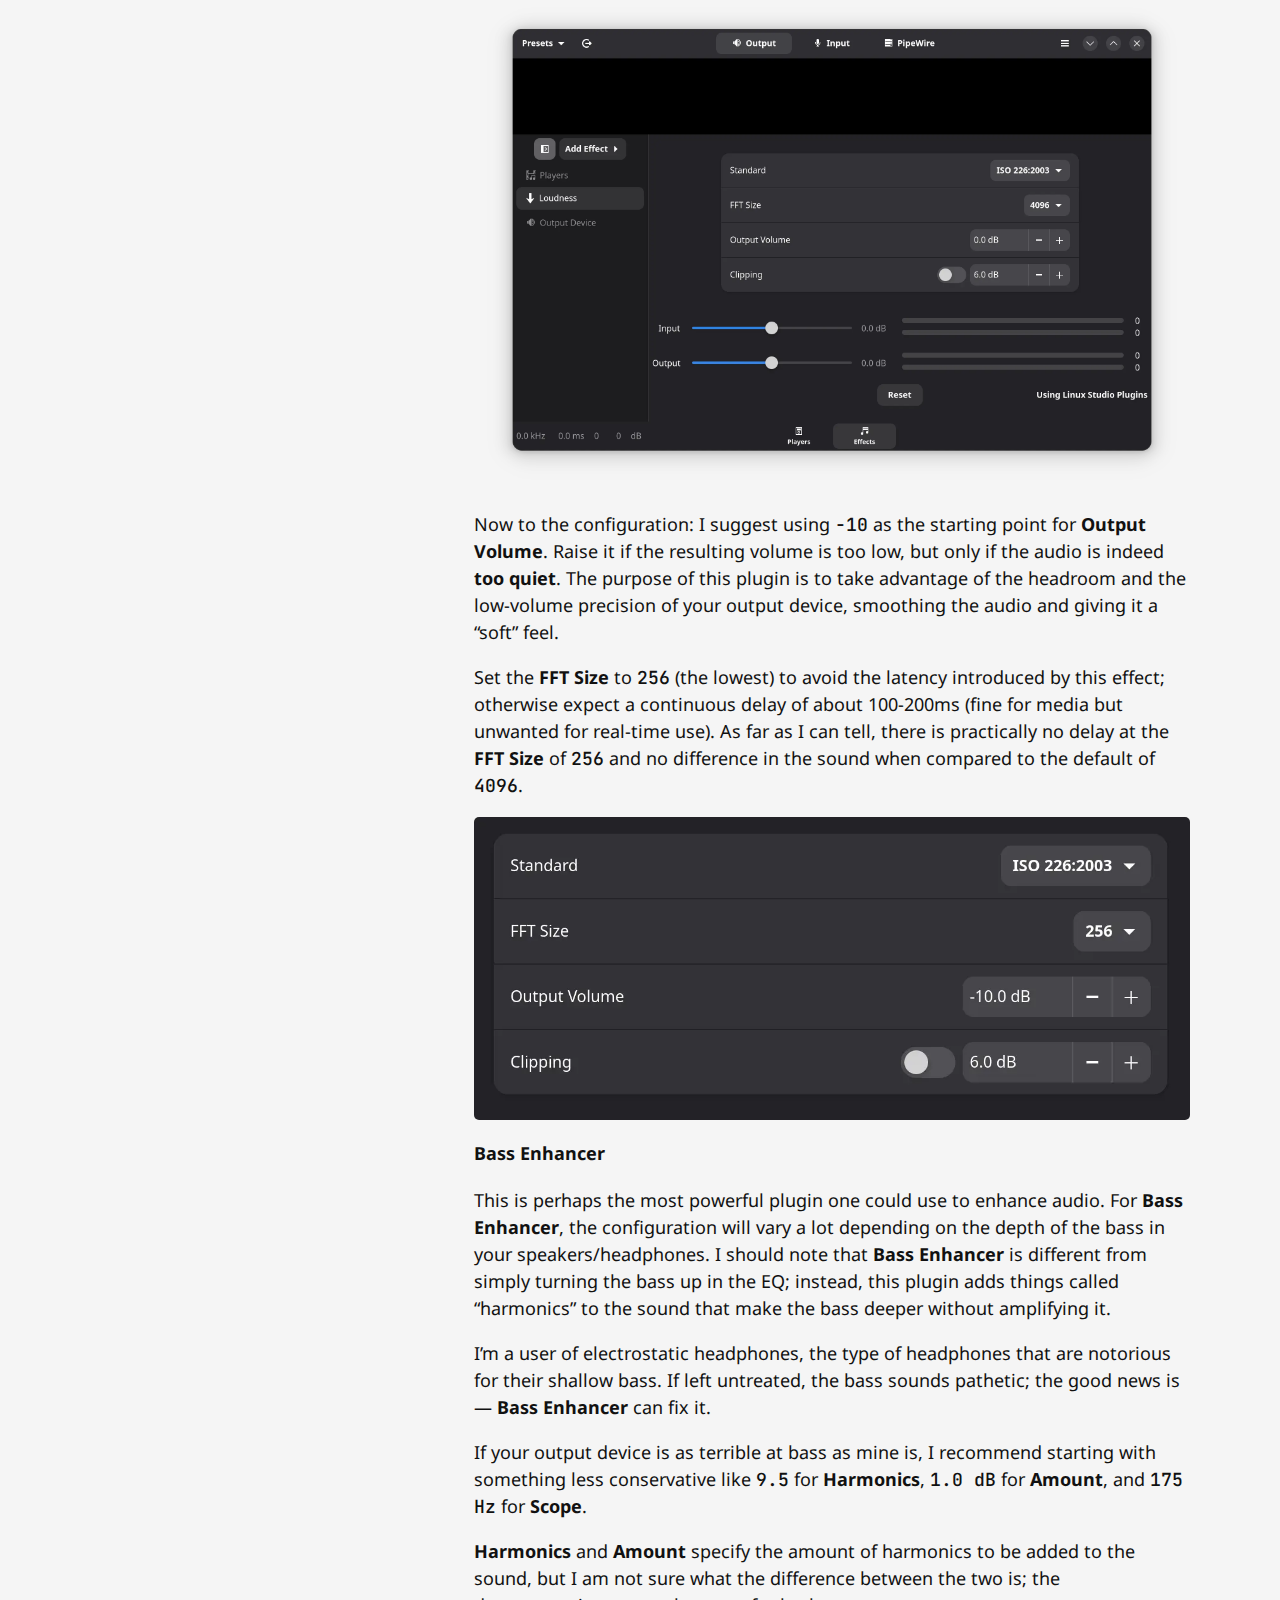
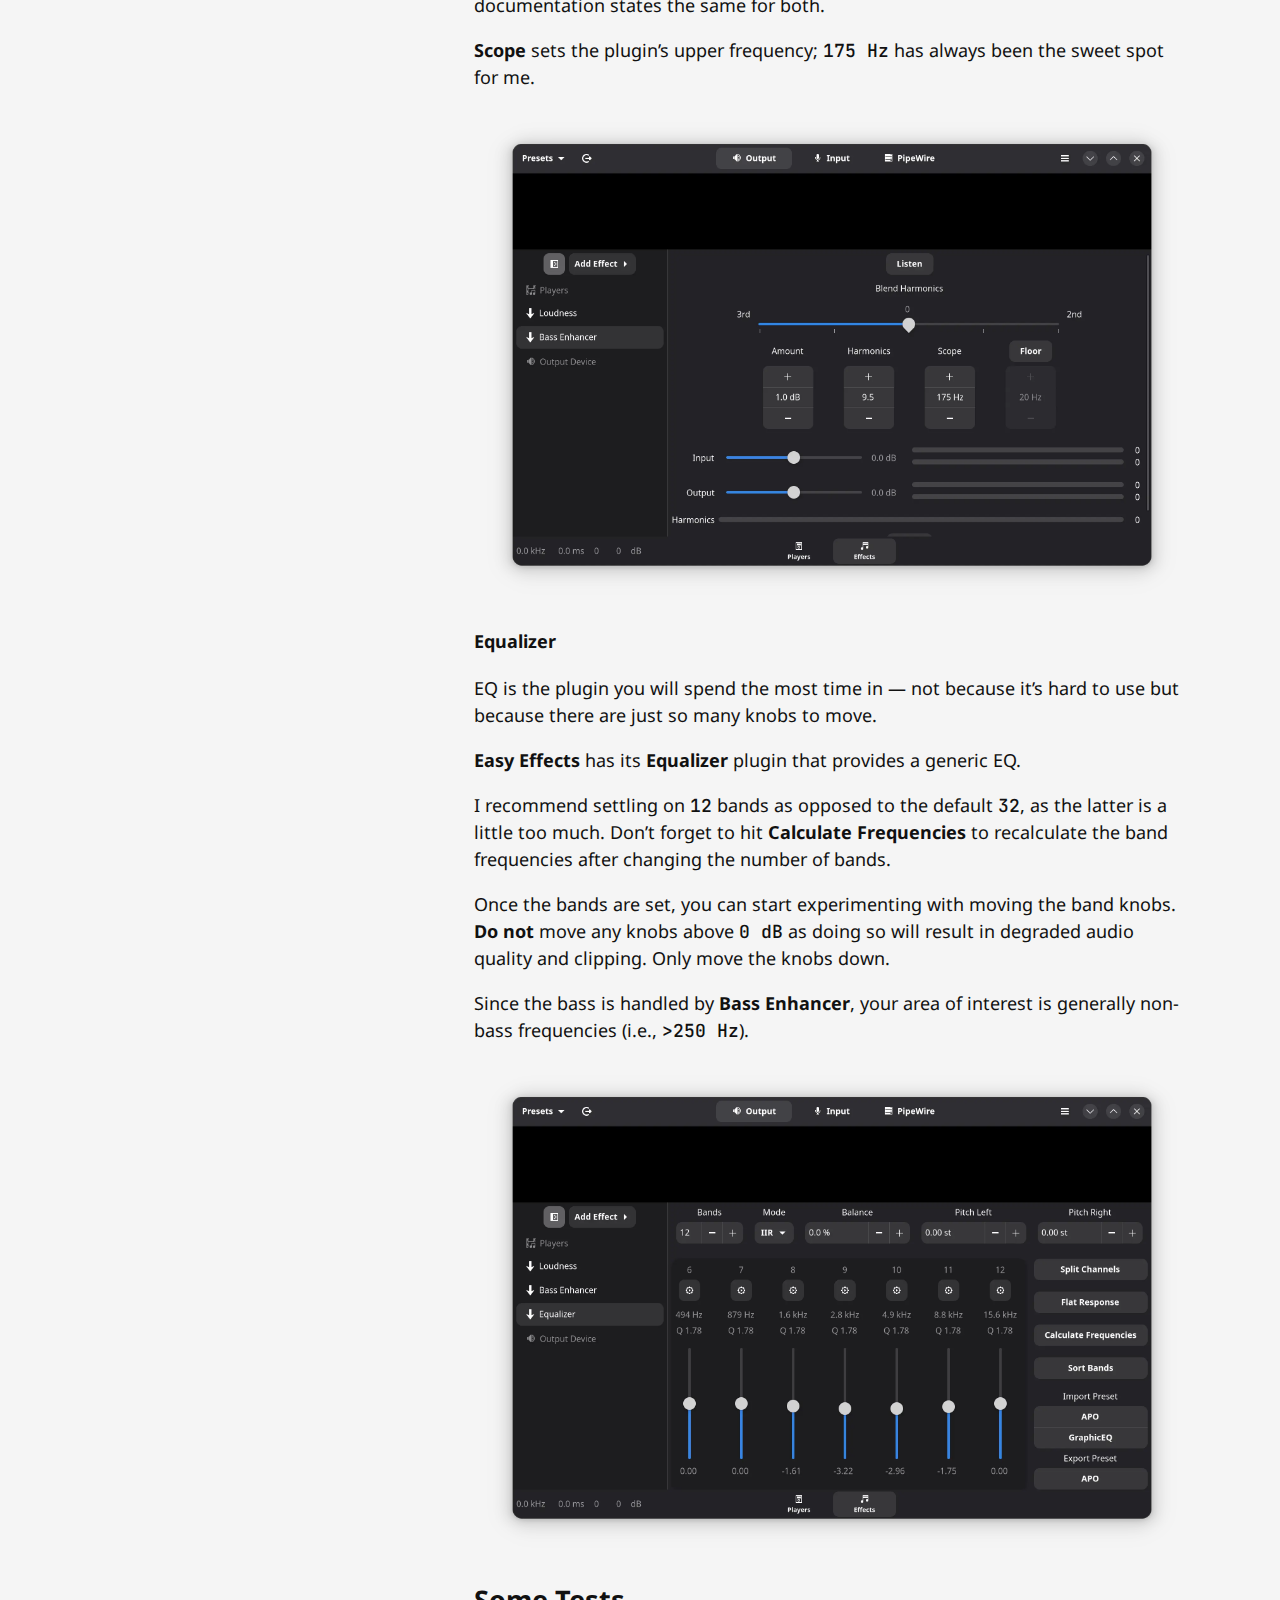
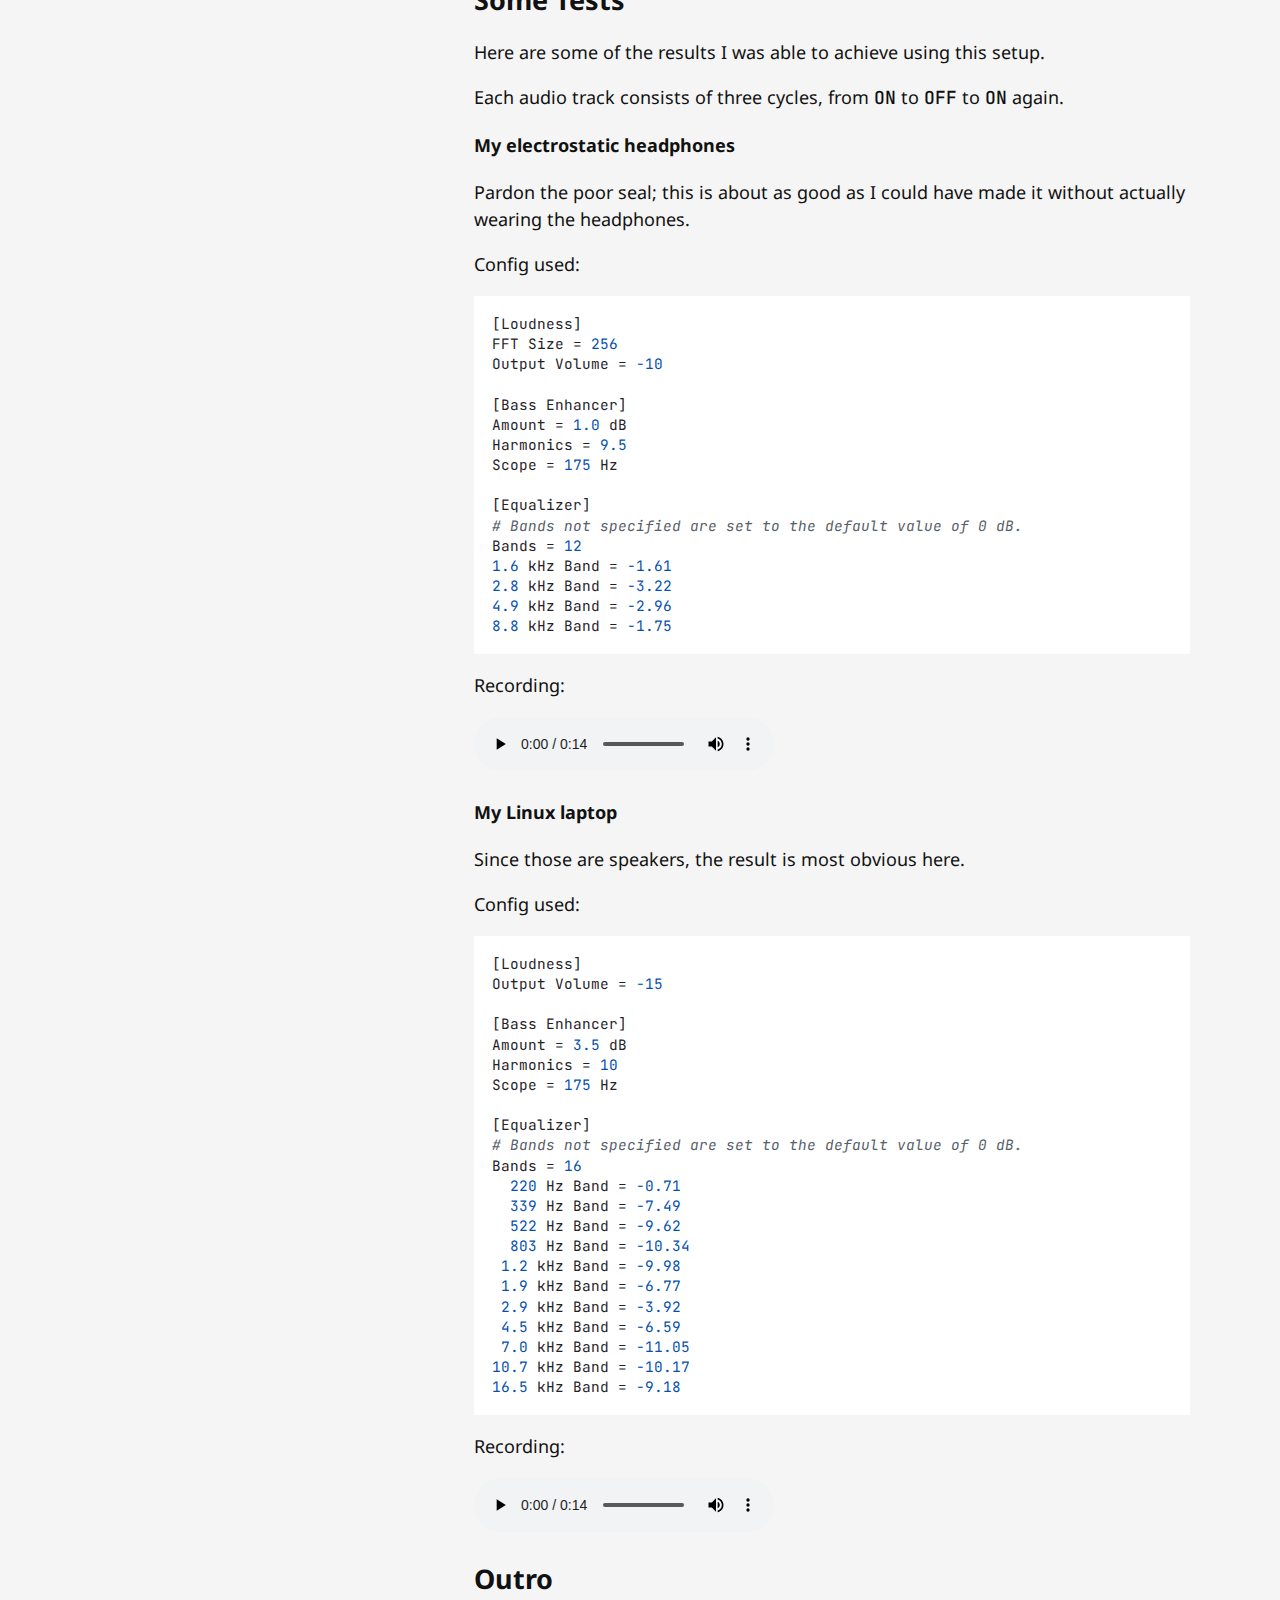
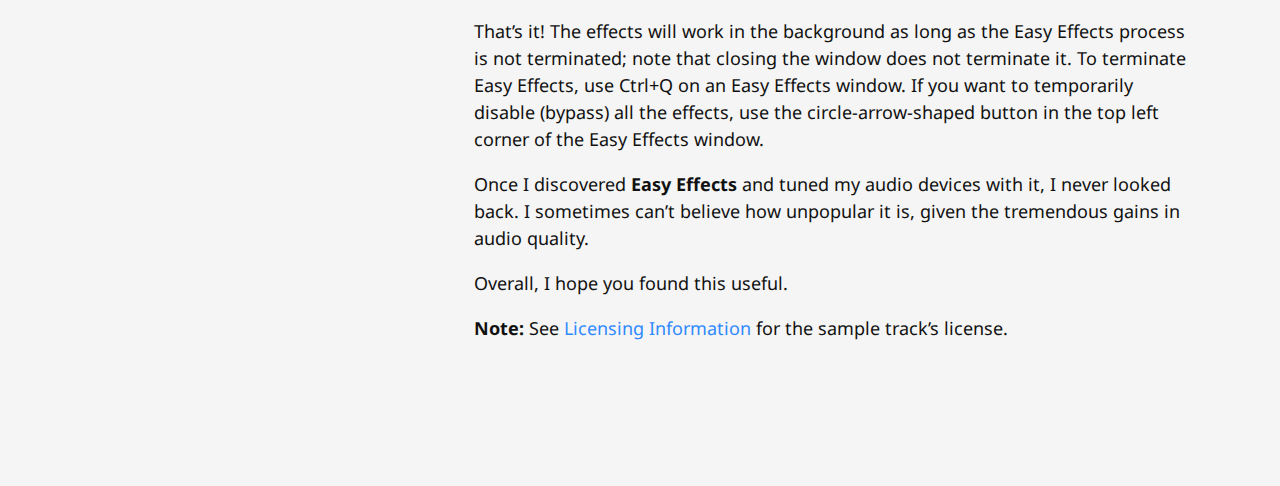
<file: posts/make-your-headphones-speakers-shine-for-free-linux-easyeffects/index.html>
<!doctype html><html xmlns=http://www.w3.org/1999/xhtml xml:lang=en-us lang=en-us><head><link href=https://gmpg.org/xfn/11 rel=profile><meta charset=utf-8><meta name=generator content="Hugo 0.150.0"><meta name=viewport content="width=device-width,initial-scale=1"><title>Unleash the potential of your headphones/speakers (ft. Linux & Easy Effects) &#183; @heavecat</title><meta name=description content><style>body{display:none}</style><link type=text/css rel=stylesheet href=/css/print.min.46d9bcbd80937d55db06b7034dfed7fc48b2bfb13e535dd9eac5581bfbaa8ddf.css media=print integrity="sha256-Rtm8vYCTfVXbBrcDTf7X/Eiyv7E+U13Z6sVYG/uqjd8=" crossorigin=anonymous><link type=text/css rel=stylesheet href=/css/hyde-bundle.min.baee6aaa1a0bdc603f94fdbf37436d6705d4711eac16bd39f42226563e880826.css media=all integrity="sha256-uu5qqhoL3GA/lP2/N0NtZwXUcR6sFr059CImVj6ICCY=" crossorigin=anonymous><link href="https://fonts.googleapis.com/css2?family=JetBrains+Mono:ital,wght@0,100..800;1,100..800&family=Noto+Sans:ital,wght@0,100..900;1,100..900&display=swap" rel=stylesheet><style>@font-face{font-family:noto sans;src:url(/fonts/NotoSans-VariableFont_wdth,wght.e30fe55bc615a405377c86ef627742bcba7dddbb0053a1dbe34860cae1ecc92c.woff2)format("woff2");font-weight:100 900;font-style:normal;font-display:swap}@font-face{font-family:noto sans;src:url(/fonts/NotoSans-Italic-VariableFont_wdth,wght.483408eff9735d7d5f83df7db9e8c00cbfee986aedfe8f1f9a8b52d49931814a.woff2)format("woff2");font-weight:100 900;font-style:italic;font-display:swap}@font-face{font-family:jetbrains mono;src:url(/fonts/JetBrainsMono-VariableFont_wght.b0828b0c4cc048fb35ece95e398aea1b085a63ae328578aee85c8a69c5f27e81.woff2)format("woff2");font-weight:100 800;font-style:normal;font-display:swap}@font-face{font-family:jetbrains mono;src:url(/fonts/JetBrainsMono-Italic-VariableFont_wght.dd07f2a87f23c2b18bdb6b7e72e7c463fb2f35ed3144a2a3f6cb216e4bab369f.woff2)format("woff2");font-weight:100 800;font-style:italic;font-display:swap}</style></head><body><aside class=sidebar><div class="container sidebar-sticky"><div class=sidebar-about><a class="witheffects nounderline" href=https://heavecat.is/><h1>@heavecat</h1></a><p class="lead sub-info">he/him
<svg class="aa-flag" viewBox="0 0 3 2" style="max-width:3em"><rect width="3" height=".4" fill="#e38d00"/><rect width="3" height=".4" y=".4" fill="#edce00"/><rect width="3" height=".4" y=".8" fill="#fff"/><rect width="3" height=".4" y="1.2" fill="#62b0dd"/><rect width="3" height=".4" y="1.6" fill="#1a3555"/></svg></p><p class=lead>Tips and tricks for living in our all-digital world.</p></div><nav><ul class=sidebar-nav><li><a class=witheffects href=https://heavecat.is/>Home</a></li></ul></nav><p>&copy; 2025 heavecat<br><a href=/licenses/>Licensing Information</a></p><p>Theme (dark/light) follows the system appearance.</p></div></aside><main class="content container"><div class=post><h1>Unleash the potential of your headphones/speakers (ft. Linux & Easy Effects)</h1><time datetime=2025-09-19T12:00:00Z class=post-date>Fri, Sep 19, 2025</time><h2 id=prologue>Prologue</h2><p>Have you ever wondered why MacBook speakers sound so much better than those in other laptops, <strong>especially</strong> compared to the speakers of the 16-inch MacBook Pro with Apple Silicon? If you haven&rsquo;t had a chance to hear them yet, my personal experience has been nothing but outrage at traditional laptop makers, as the speakers of the 16-inch MacBook Pro made other laptops feel irrelevant.</p><p>In the past, when I was evaluating my options for a new laptop, I thought about running Linux on an old(er) MacBook. I gave it a shot, and I immediately noticed how terrible the speakers sounded as soon as I booted from a live USB. I was confused — why do they sound so much worse than on macOS? That&rsquo;s when I fell into the rabbit hole of audio effects.</p><p>Fast forward to today, Apple&rsquo;s &ldquo;black speaker magic&rdquo; has largely been solved for me. Instead of routing the audio directly to the speakers like other laptops (and computers in general) do, macOS applies numerous digital effects under the hood before routing the digital audio stream to the DAC (Digital-to-Analog Converter). There is no denying that MacBook speakers are the best in their market, but software is precisely what sets MacBooks apart from other laptops. So let&rsquo;s achieve the same on Linux!</p><h2 id=the-effects>The Effects</h2><p>I applied the same strategy Apple used with its speakers on quite a few devices so far, starting from something simple, like laptop speakers, and ending with a car&rsquo;s sound system. So far, I have seen significant improvements in everything I&rsquo;ve applied it to; in some instances, the improvements were so game-changing that I cannot even imagine listening to anything without my <em>precious</em> effects — my Linux laptop and my expensive headphones are among those.</p><p>So far, the main effects for me have been (in order of importance):</p><ol><li><strong>Bass Enhancer</strong> plugin from the <strong>Calf Studio Gear</strong> plugin suite — does magic no EQ can do.</li><li><strong>Equalizer (EQ)</strong> (any will work) — <em>obviously</em>.</li><li><strong>Loudness Compensator Stereo</strong> plugin from <strong>Linux Studio Plugins (LSP)</strong> — softens the sound and helps avoid clipping.</li></ol><p>It may not sound like much, but the difference these three plugins can deliver is huge.</p><p>This guide will teach you how to set up this stack. While it may sound great &ldquo;out of the box&rdquo;, keep in mind that some manual tuning will be necessary to fine-tune it to your ears and to accommodate your specific hardware setup.</p><h2 id=meet-easy-effects>Meet Easy Effects</h2><p>For a regular Linux user box, the easiest (and probably the best) way to set up some effects is through <a href=https://github.com/wwmm/easyeffects target=_blank rel=noopener>Easy Effects</a>, a GUI app that works with PipeWire (previously with <strong>PulseAudio</strong> as <strong>PulseEffects</strong>, deprecated as of now). This does assume that you are running PipeWire, and if you are on PulseAudio, consider switching, as there is little to no reason not to switch.</p><p>Here&rsquo;s how it looks:
<img src=easyeffects-screenshot-official.webp alt="Easy Effects screenshot"></p><p>You can install <strong>Easy Effects</strong> (and the necessary packages for the plugins we&rsquo;re going to use) through your distribution&rsquo;s package manager:</p><h4 id=arch-linux>Arch Linux</h4><div class=highlight><pre tabindex=0 class=chroma><code class=language-sh data-lang=sh><span class=line><span class=cl>pacman -S easyeffects calf lsp-plugins
</span></span></code></pre></div><h4 id=ubuntudebian>Ubuntu/Debian</h4><div class=highlight><pre tabindex=0 class=chroma><code class=language-sh data-lang=sh><span class=line><span class=cl>apt install easyeffects calf-plugins lsp-plugins
</span></span></code></pre></div><h4 id=fedora>Fedora</h4><div class=highlight><pre tabindex=0 class=chroma><code class=language-sh data-lang=sh><span class=line><span class=cl>dnf install easyeffects calf lsp-plugins
</span></span></code></pre></div><h4 id=other-ways>Other ways</h4><p>See <a href=https://github.com/wwmm/easyeffects/wiki/Package-Repositories target=_blank rel=noopener>this Easy Effects wiki page</a> for other platforms.</p><p>I advise against installing <strong>Easy Effects</strong> through Flatpak or any other similar sandboxed app platforms, since it&rsquo;s a low-level tool that interacts closely with Pipewire; expect <a href=https://github.com/wwmm/easyeffects/issues/3710 target=_blank rel=noopener>issues</a> otherwise.</p><h2 id=configuring-easy-effects>Configuring Easy Effects</h2><p>Open <strong>Easy Effects</strong> through your launcher or by typing <code>easyeffects</code> into the terminal. You will be greeted with a window like this:</p><p><img src=easyeffects-screenshot-1.webp alt="Easy Effects screenshot"></p><h3 id=adding-and-configuring-effects>Adding and configuring effects</h3><p>Order matters!</p><h4 id=loudness>Loudness</h4><p>The first effect in our chain is going to be <strong>Loudness Compensator Stereo</strong> from the <strong>Linux Studio Plugins</strong> suite. To add it, go to the <strong>Effects</strong> tab, press the <strong>Add Effect</strong> button and look for <strong>Loudness</strong> in the list:</p><p><img src=easyeffects-screenshot-2.webp alt="Easy Effects screenshot"></p><p>Select <strong>Loudness</strong>:</p><p><img src=easyeffects-screenshot-3.webp alt="Easy Effects screenshot"></p><p>Once you have it selected, you should see the following screen:</p><p><img src=easyeffects-screenshot-4.webp alt="Easy Effects screenshot"></p><p>Now to the configuration: I suggest using <code>-10</code> as the starting point for <strong>Output Volume</strong>. Raise it if the resulting volume is too low, but only if the audio is indeed <strong>too quiet</strong>. The purpose of this plugin is to take advantage of the headroom and the low-volume precision of your output device, smoothing the audio and giving it a &ldquo;soft&rdquo; feel.</p><p>Set the <strong>FFT Size</strong> to <code>256</code> (the lowest) to avoid the latency introduced by this effect; otherwise expect a continuous delay of about 100-200ms (fine for media but unwanted for real-time use). As far as I can tell, there is practically no delay at the <strong>FFT Size</strong> of <code>256</code> and no difference in the sound when compared to the default of <code>4096</code>.</p><p><img src=easyeffects-screenshot-5.webp alt="Easy Effects screenshot"></p><h4 id=bass-enhancer>Bass Enhancer</h4><p>This is perhaps the most powerful plugin one could use to enhance audio. For <strong>Bass Enhancer</strong>, the configuration will vary a lot depending on the depth of the bass in your speakers/headphones. I should note that <strong>Bass Enhancer</strong> is different from simply turning the bass up in the EQ; instead, this plugin adds things called &ldquo;harmonics&rdquo; to the sound that make the bass deeper without amplifying it.</p><p>I&rsquo;m a user of electrostatic headphones, the type of headphones that are notorious for their shallow bass. If left untreated, the bass sounds pathetic; the good news is — <strong>Bass Enhancer</strong> can fix it.</p><p>If your output device is as terrible at bass as mine is, I recommend starting with something less conservative like <code>9.5</code> for <strong>Harmonics</strong>, <code>1.0 dB</code> for <strong>Amount</strong>, and <code>175 Hz</code> for <strong>Scope</strong>.</p><p><strong>Harmonics</strong> and <strong>Amount</strong> specify the amount of harmonics to be added to the sound, but I am not sure what the difference between the two is; the documentation states the same for both.</p><p><strong>Scope</strong> sets the plugin&rsquo;s upper frequency; <code>175 Hz</code> has always been the sweet spot for me.</p><p><img src=easyeffects-screenshot-6.webp alt="Easy Effects screenshot"></p><h4 id=equalizer>Equalizer</h4><p>EQ is the plugin you will spend the most time in — not because it&rsquo;s hard to use but because there are just so many knobs to move.</p><p><strong>Easy Effects</strong> has its <strong>Equalizer</strong> plugin that provides a generic EQ.</p><p>I recommend settling on <code>12</code> bands as opposed to the default <code>32</code>, as the latter is a little too much. Don&rsquo;t forget to hit <strong>Calculate Frequencies</strong> to recalculate the band frequencies after changing the number of bands.</p><p>Once the bands are set, you can start experimenting with moving the band knobs. <strong>Do not</strong> move any knobs above <code>0 dB</code> as doing so will result in degraded audio quality and clipping. Only move the knobs down.</p><p>Since the bass is handled by <strong>Bass Enhancer</strong>, your area of interest is generally non-bass frequencies (i.e., <code>>250 Hz</code>).</p><p><img src=easyeffects-screenshot-7.webp alt="Easy Effects screenshot"></p><h2 id=some-tests>Some Tests</h2><p>Here are some of the results I was able to achieve using this setup.</p><p>Each audio track consists of three cycles, from <code>ON</code> to <code>OFF</code> to <code>ON</code> again.</p><h4 id=my-electrostatic-headphones>My electrostatic headphones</h4><p>Pardon the poor seal; this is about as good as I could have made it without actually wearing the headphones.</p><p>Config used:</p><div class=highlight><pre tabindex=0 class=chroma><code class=language-toml data-lang=toml><span class=line><span class=cl><span class=p>[</span><span class=nx>Loudness</span><span class=p>]</span>
</span></span><span class=line><span class=cl><span class=nx>FFT</span> <span class=nx>Size</span> <span class=p>=</span> <span class=mi>256</span>
</span></span><span class=line><span class=cl><span class=nx>Output</span> <span class=nx>Volume</span> <span class=p>=</span> <span class=mi>-10</span>
</span></span><span class=line><span class=cl>
</span></span><span class=line><span class=cl><span class=p>[</span><span class=nx>Bass</span> <span class=nx>Enhancer</span><span class=p>]</span>
</span></span><span class=line><span class=cl><span class=nx>Amount</span> <span class=p>=</span> <span class=mf>1.0</span> <span class=nx>dB</span>
</span></span><span class=line><span class=cl><span class=nx>Harmonics</span> <span class=p>=</span> <span class=mf>9.5</span>
</span></span><span class=line><span class=cl><span class=nx>Scope</span> <span class=p>=</span> <span class=mi>175</span> <span class=nx>Hz</span>
</span></span><span class=line><span class=cl>
</span></span><span class=line><span class=cl><span class=p>[</span><span class=nx>Equalizer</span><span class=p>]</span>
</span></span><span class=line><span class=cl><span class=c># Bands not specified are set to the default value of 0 dB.</span>
</span></span><span class=line><span class=cl><span class=nx>Bands</span> <span class=p>=</span> <span class=mi>12</span>
</span></span><span class=line><span class=cl><span class=mf>1.6</span> <span class=nx>kHz</span> <span class=nx>Band</span> <span class=p>=</span> <span class=mf>-1.61</span>
</span></span><span class=line><span class=cl><span class=mf>2.8</span> <span class=nx>kHz</span> <span class=nx>Band</span> <span class=p>=</span> <span class=mf>-3.22</span>
</span></span><span class=line><span class=cl><span class=mf>4.9</span> <span class=nx>kHz</span> <span class=nx>Band</span> <span class=p>=</span> <span class=mf>-2.96</span>
</span></span><span class=line><span class=cl><span class=mf>8.8</span> <span class=nx>kHz</span> <span class=nx>Band</span> <span class=p>=</span> <span class=mf>-1.75</span>
</span></span></code></pre></div><p>Recording:</p><audio controls preload=metadata><source src=/posts/make-your-headphones-speakers-shine-for-free-linux-easyeffects/audio-test-headphones.mp3>Your browser does not support the audio element.</audio><h4 id=my-linux-laptop>My Linux laptop</h4><p>Since those are speakers, the result is most obvious here.</p><p>Config used:</p><div class=highlight><pre tabindex=0 class=chroma><code class=language-toml data-lang=toml><span class=line><span class=cl><span class=p>[</span><span class=nx>Loudness</span><span class=p>]</span>
</span></span><span class=line><span class=cl><span class=nx>Output</span> <span class=nx>Volume</span> <span class=p>=</span> <span class=mi>-15</span>
</span></span><span class=line><span class=cl>
</span></span><span class=line><span class=cl><span class=p>[</span><span class=nx>Bass</span> <span class=nx>Enhancer</span><span class=p>]</span>
</span></span><span class=line><span class=cl><span class=nx>Amount</span> <span class=p>=</span> <span class=mf>3.5</span> <span class=nx>dB</span>
</span></span><span class=line><span class=cl><span class=nx>Harmonics</span> <span class=p>=</span> <span class=mi>10</span>
</span></span><span class=line><span class=cl><span class=nx>Scope</span> <span class=p>=</span> <span class=mi>175</span> <span class=nx>Hz</span>
</span></span><span class=line><span class=cl>
</span></span><span class=line><span class=cl><span class=p>[</span><span class=nx>Equalizer</span><span class=p>]</span>
</span></span><span class=line><span class=cl><span class=c># Bands not specified are set to the default value of 0 dB.</span>
</span></span><span class=line><span class=cl><span class=nx>Bands</span> <span class=p>=</span> <span class=mi>16</span>
</span></span><span class=line><span class=cl>  <span class=mi>220</span> <span class=nx>Hz</span> <span class=nx>Band</span> <span class=p>=</span> <span class=mf>-0.71</span>
</span></span><span class=line><span class=cl>  <span class=mi>339</span> <span class=nx>Hz</span> <span class=nx>Band</span> <span class=p>=</span> <span class=mf>-7.49</span>
</span></span><span class=line><span class=cl>  <span class=mi>522</span> <span class=nx>Hz</span> <span class=nx>Band</span> <span class=p>=</span> <span class=mf>-9.62</span>
</span></span><span class=line><span class=cl>  <span class=mi>803</span> <span class=nx>Hz</span> <span class=nx>Band</span> <span class=p>=</span> <span class=mf>-10.34</span>
</span></span><span class=line><span class=cl> <span class=mf>1.2</span> <span class=nx>kHz</span> <span class=nx>Band</span> <span class=p>=</span> <span class=mf>-9.98</span>
</span></span><span class=line><span class=cl> <span class=mf>1.9</span> <span class=nx>kHz</span> <span class=nx>Band</span> <span class=p>=</span> <span class=mf>-6.77</span>
</span></span><span class=line><span class=cl> <span class=mf>2.9</span> <span class=nx>kHz</span> <span class=nx>Band</span> <span class=p>=</span> <span class=mf>-3.92</span>
</span></span><span class=line><span class=cl> <span class=mf>4.5</span> <span class=nx>kHz</span> <span class=nx>Band</span> <span class=p>=</span> <span class=mf>-6.59</span>
</span></span><span class=line><span class=cl> <span class=mf>7.0</span> <span class=nx>kHz</span> <span class=nx>Band</span> <span class=p>=</span> <span class=mf>-11.05</span>
</span></span><span class=line><span class=cl><span class=mf>10.7</span> <span class=nx>kHz</span> <span class=nx>Band</span> <span class=p>=</span> <span class=mf>-10.17</span>
</span></span><span class=line><span class=cl><span class=mf>16.5</span> <span class=nx>kHz</span> <span class=nx>Band</span> <span class=p>=</span> <span class=mf>-9.18</span>
</span></span></code></pre></div><p>Recording:</p><audio controls preload=metadata><source src=/posts/make-your-headphones-speakers-shine-for-free-linux-easyeffects/audio-test-laptop.mp3>Your browser does not support the audio element.</audio><h2 id=outro>Outro</h2><p>That&rsquo;s it! The effects will work in the background as long as the Easy Effects process is not terminated; note that closing the window does not terminate it. To terminate Easy Effects, use Ctrl+Q on an Easy Effects window. If you want to temporarily disable (bypass) all the effects, use the circle-arrow-shaped button in the top left corner of the Easy Effects window.</p><p>Once I discovered <strong>Easy Effects</strong> and tuned my audio devices with it, I never looked back. I sometimes can&rsquo;t believe how unpopular it is, given the tremendous gains in audio quality.</p><p>Overall, I hope you found this useful.</p><p><strong>Note:</strong> See <a href=/licenses/>Licensing Information</a> for the sample track&rsquo;s license.</p></div></main></body></html>
</file>
